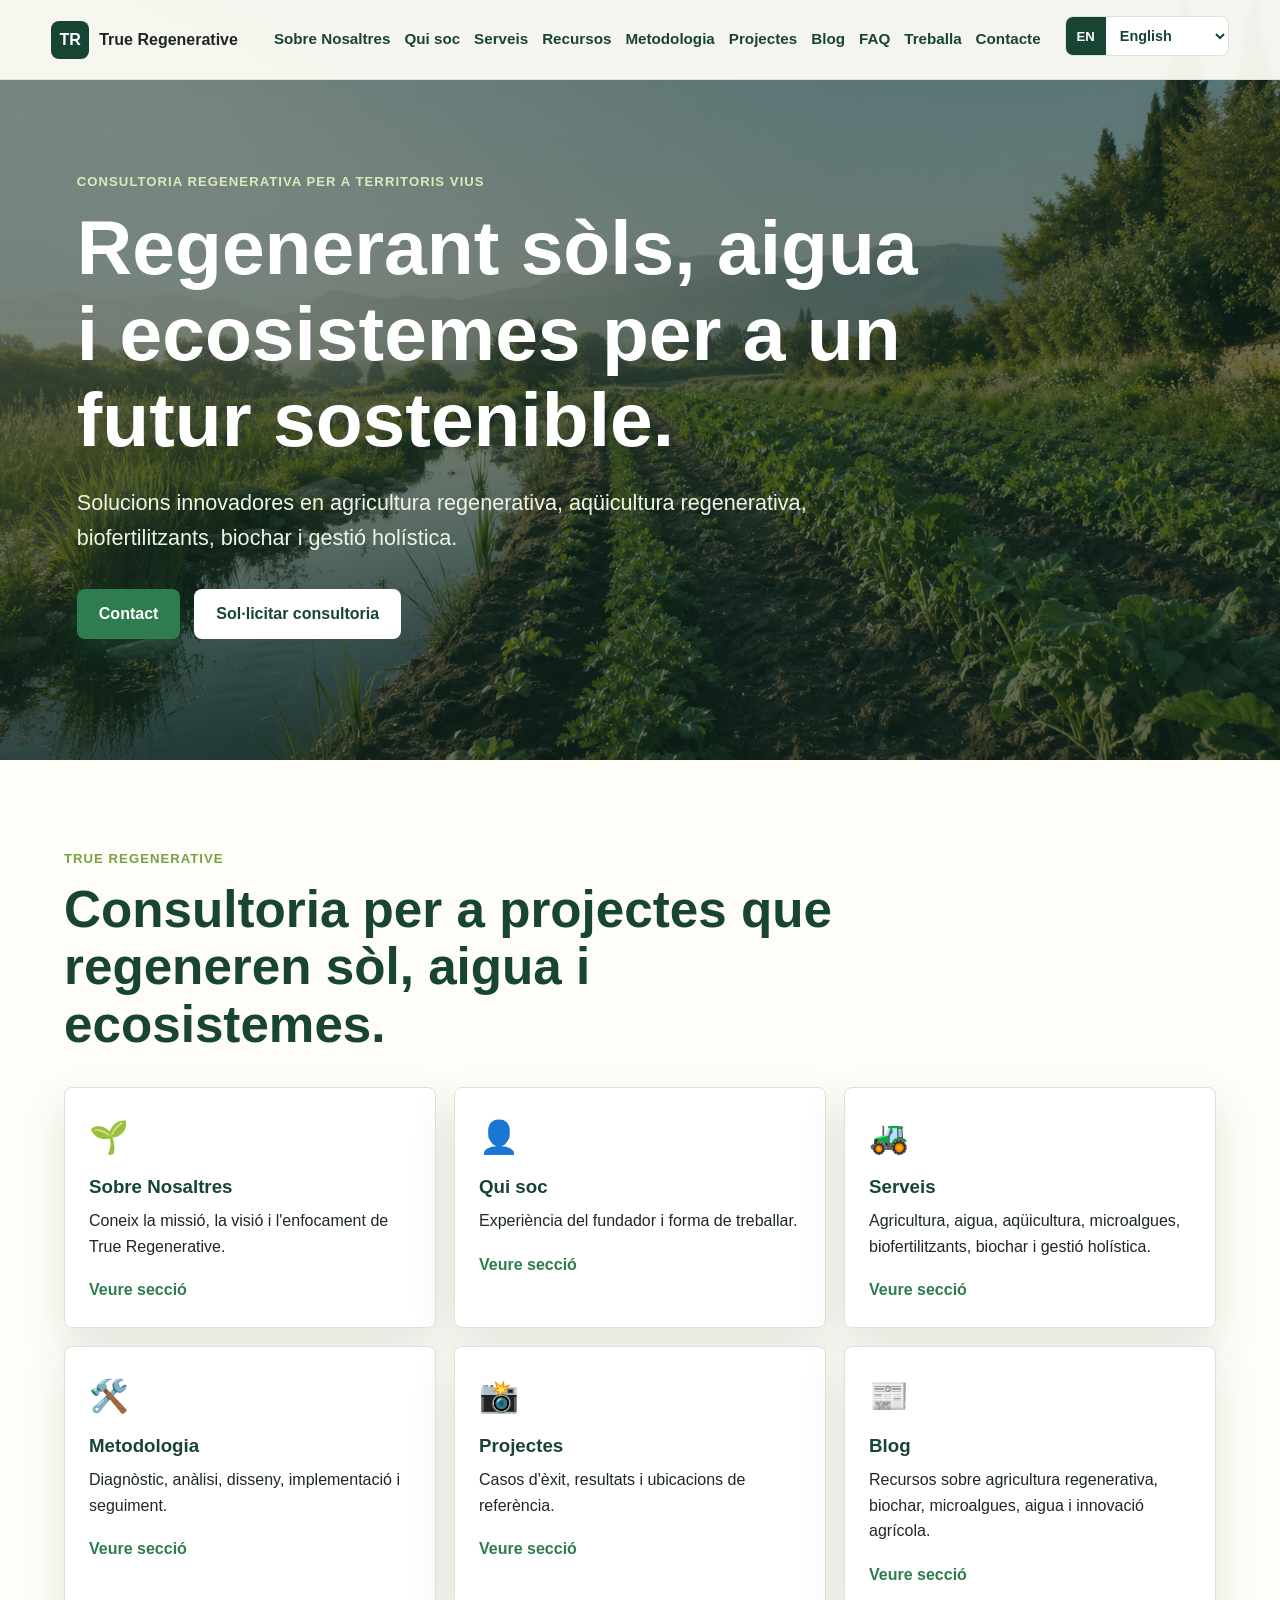
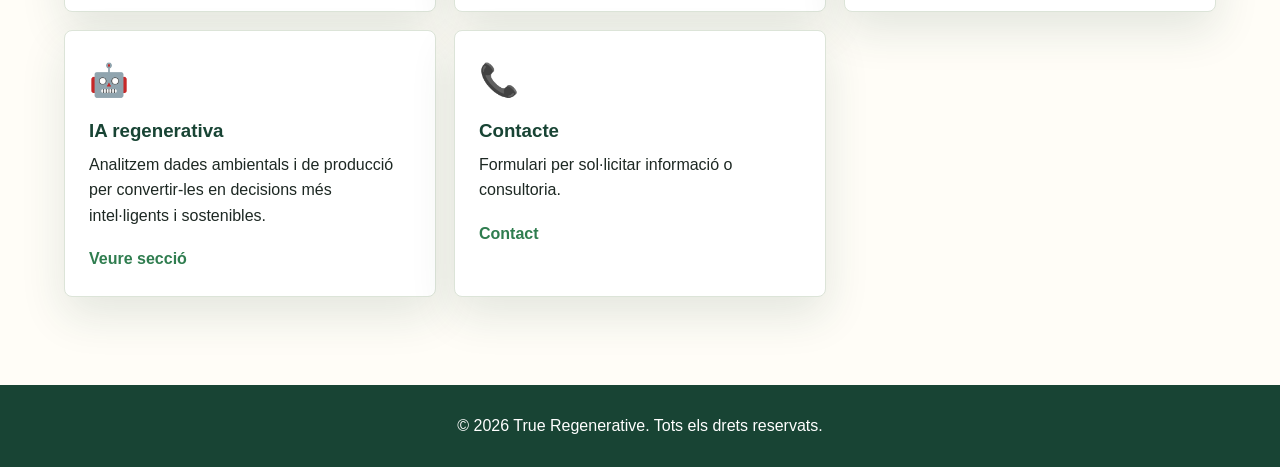
<file: index.html>
<!DOCTYPE html>
<html lang="ca">
<head>
    <meta charset="UTF-8">
    <meta name="viewport" content="width=device-width, initial-scale=1.0">
    <meta name="description" content="True Regenerative ofereix consultoria en agricultura regenerativa, aqüicultura regenerativa, biofertilitzants, biochar, microalgues, aigua i gestió holística.">
    <title>True Regenerative | Agricultura i ecosistemes regeneratius</title>
    <link rel="stylesheet" href="css/styles.css">
</head>
<body>
    <header class="site-header">
        <a class="brand" href="index.html" aria-label="True Regenerative">
            <span class="brand-mark">TR</span>
            <span>True Regenerative</span>
        </a>
        <button class="menu-toggle" type="button" aria-label="Obrir menú" aria-expanded="false">☰</button>
        <nav class="main-nav" aria-label="Menú principal">
            <a href="sobre-nosotros.html">Sobre Nosaltres</a>
            <a href="quien-soy.html">Qui soc</a>
            <a href="servicios.html">Serveis</a>
             <a href="recursos.html">Recursos</a>
            <a href="metodologia.html">Metodologia</a>
            <a href="proyectos.html">Projectes</a>
            <a href="blog.html">Blog</a>
            <a href="preguntas.html">FAQ</a>
            <a href="trabaja-con-nosotros.html">Treballa</a>
            <a href="contacto.html">Contacte</a>
        </nav>
    </header>

    <main>
        <section id="inicio" class="hero">
            <div class="hero-content">
                <p class="eyebrow">Consultoria regenerativa per a territoris vius</p>
                <h1>Regenerant sòls, aigua i ecosistemes per a un futur sostenible.</h1>
                <p class="hero-subtitle">Solucions innovadores en agricultura regenerativa, aqüicultura regenerativa, biofertilitzants, biochar i gestió holística.</p>
                <div class="hero-actions">
                    <a class="button primary" href="contacto.html">Contactar</a>
                    <a class="button secondary" href="contacto.html#consultoria">Sol·licitar consultoria</a>
                </div>
            </div>
        </section>

        <section class="section intro-links">
            <div class="section-heading">
                <p class="eyebrow">True Regenerative</p>
                <h2>Consultoria per a projectes que regeneren sòl, aigua i ecosistemes.</h2>
            </div>
            <div class="services-grid">
                <article class="service-card">
                    <span class="icon">🌱</span>
                    <h3>Sobre Nosaltres</h3>
                    <p>Coneix la missió, la visió i l'enfocament de True Regenerative.</p>
                    <a class="text-link" href="sobre-nosotros.html">Veure secció</a>
                </article>
                <article class="service-card">
                    <span class="icon">👤</span>
                    <h3>Qui soc</h3>
                    <p>Experiència del fundador i forma de treballar.</p>
                    <a class="text-link" href="quien-soy.html">Veure secció</a>
                </article>
                <article class="service-card">
                    <span class="icon">🚜</span>
                    <h3>Serveis</h3>
                    <p>Agricultura, aigua, aqüicultura, microalgues, biofertilitzants, biochar i gestió holística.</p>
                    <a class="text-link" href="servicios.html">Veure secció</a>
                </article>
                <article class="service-card">
                    <span class="icon">🛠️</span>
                    <h3>Metodologia</h3>
                    <p>Diagnòstic, anàlisi, disseny, implementació i seguiment.</p>
                    <a class="text-link" href="metodologia.html">Veure secció</a>
                </article>
                <article class="service-card">
                    <span class="icon">📸</span>
                    <h3>Projectes</h3>
                    <p>Casos d'èxit, resultats i ubicacions de referència.</p>
                    <a class="text-link" href="proyectos.html">Veure secció</a>
                </article>
                <article class="service-card">
                    <span class="icon">📰</span>
                    <h3>Blog</h3>
                    <p>Recursos sobre agricultura regenerativa, biochar, microalgues, aigua i innovació agrícola.</p>
                    <a class="text-link" href="blog.html">Veure secció</a>
                </article>
                <article class="service-card">
                    <span class="icon">🤖</span>
                    <h3>IA regenerativa</h3>
                    <p>Analitzem dades ambientals i de producció per convertir-les en decisions més intel·ligents i sostenibles.</p>
                    <a class="text-link" href="servicios.html">Veure secció</a>
                </article>
                <article class="service-card">
                    <span class="icon">📞</span>
                    <h3>Contacte</h3>
                    <p>Formulari per sol·licitar informació o consultoria.</p>
                    <a class="text-link" href="contacto.html">Contactar</a>
                </article>
            </div>
        </section>
    </main>

    <footer class="site-footer">
        <p>&copy; 2026 True Regenerative. Tots els drets reservats.</p>
    </footer>

    <script src="js/main.js"></script>
    <script src="js/i18n.js"></script>
</body>
</html>
</file>
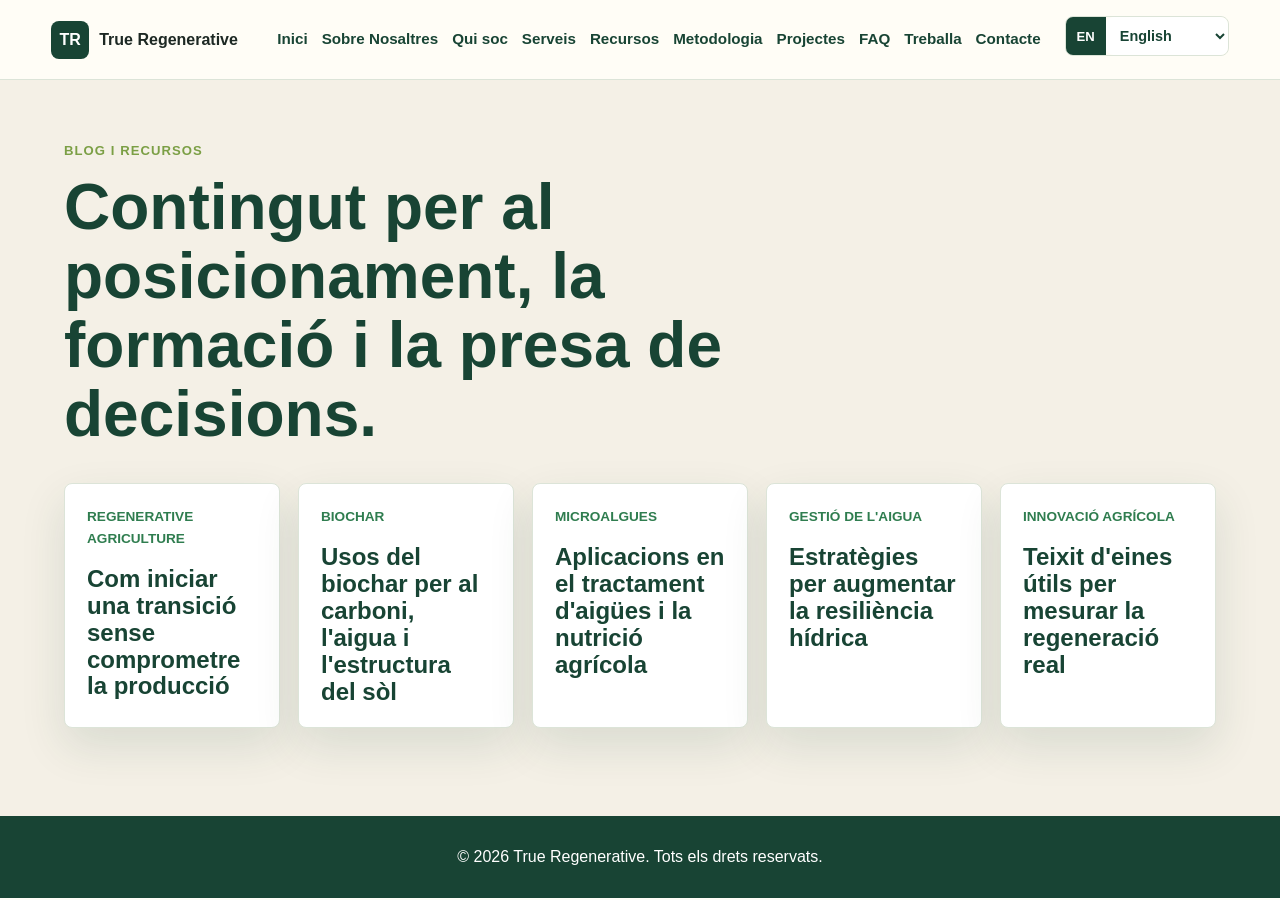
<file: blog.html>
<!DOCTYPE html>
<html lang="ca">
<head>
    <meta charset="UTF-8">
    <meta name="viewport" content="width=device-width, initial-scale=1.0">
    <meta name="description" content="Blog i recursos de True Regenerative sobre agricultura regenerativa, biochar, microalgues, gestió de l'aigua i innovació agrícola.">
    <title>Blog | True Regenerative</title>
    <link rel="stylesheet" href="css/styles.css">
</head>
<body>
    <header class="site-header">
        <a class="brand" href="index.html" aria-label="True Regenerative">
            <span class="brand-mark">TR</span>
            <span>True Regenerative</span>
        </a>
        <button class="menu-toggle" type="button" aria-label="Obrir menú" aria-expanded="false">☰</button>
        <nav class="main-nav" aria-label="Menú principal">
            <a href="index.html">Inici</a>
            <a href="sobre-nosotros.html">Sobre Nosaltres</a>
            <a href="quien-soy.html">Qui soc</a>
            <a href="servicios.html">Serveis</a>
             <a href="recursos.html">Recursos</a>
            <a href="metodologia.html">Metodologia</a>
            <a href="proyectos.html">Projectes</a>
            <a href="preguntas.html">FAQ</a>
            <a href="trabaja-con-nosotros.html">Treballa</a>
            <a href="contacto.html">Contacte</a>
        </nav>
    </header>

    <main>
        <section class="section page-section blog-section">
            <div class="section-heading">
                <p class="eyebrow">Blog i recursos</p>
                <h1>Contingut per al posicionament, la formació i la presa de decisions.</h1>
            </div>
            <div class="blog-grid">
                <article><p>Agricultura regenerativa</p><h2>Com iniciar una transició sense comprometre la producció</h2></article>
                <article><p>Biochar</p><h2>Usos del biochar per al carboni, l'aigua i l'estructura del sòl</h2></article>
                <article><p>Microalgues</p><h2>Aplicacions en el tractament d'aigües i la nutrició agrícola</h2></article>
                <article><p>Gestió de l'aigua</p><h2>Estratègies per augmentar la resiliència hídrica</h2></article>
                <article><p>Innovació agrícola</p><h2>Teixit d'eines útils per mesurar la regeneració real</h2></article>
            </div>
        </section>
    </main>

    <footer class="site-footer">
        <p>&copy; 2026 True Regenerative. Tots els drets reservats.</p>
    </footer>

    <script src="js/main.js"></script>
    <script src="js/i18n.js"></script>
</body>
</html>
</file>
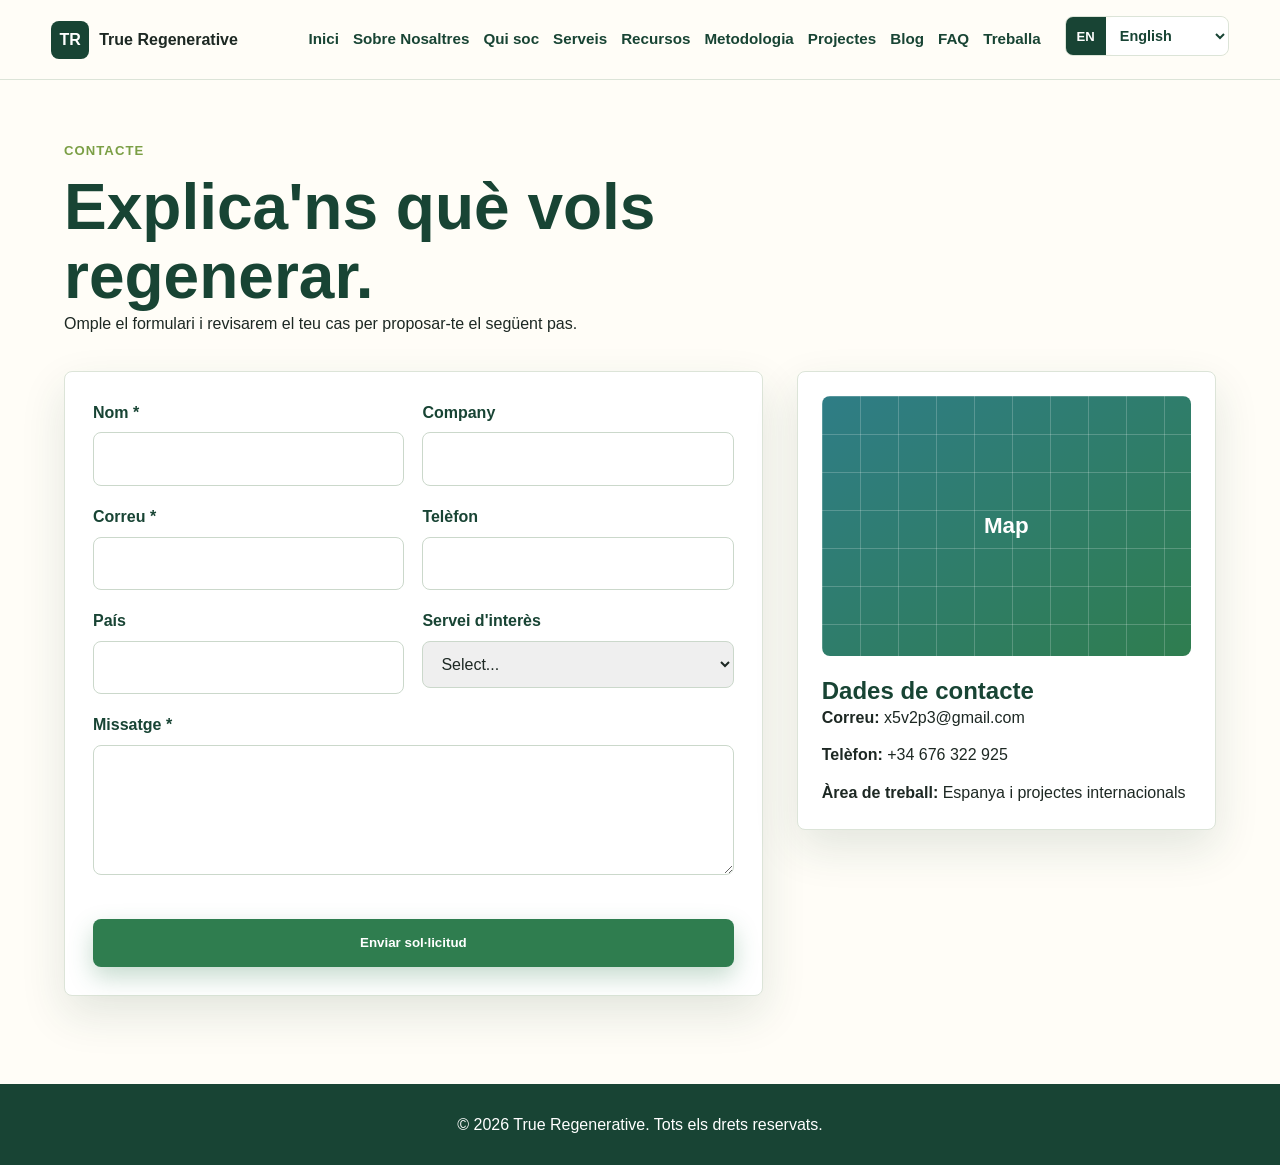
<file: contacto.html>
<!DOCTYPE html>
<html lang="ca">
<head>
    <meta charset="UTF-8">
    <meta name="viewport" content="width=device-width, initial-scale=1.0">
    <meta name="description" content="Contacta amb True Regenerative per sol·licitar consultoria en agricultura regenerativa, aigua, aqüicultura, microalgues, biofertilitzants, biochar i gestió holística.">
    <title>Contacte | True Regenerative</title>
    <link rel="stylesheet" href="css/styles.css">
</head>
<body>
    <header class="site-header">
        <a class="brand" href="index.html" aria-label="True Regenerative">
            <span class="brand-mark">TR</span>
            <span>True Regenerative</span>
        </a>
        <button class="menu-toggle" type="button" aria-label="Obrir menú" aria-expanded="false">☰</button>
        <nav class="main-nav" aria-label="Menú principal">
            <a href="index.html">Inici</a>
            <a href="sobre-nosotros.html">Sobre Nosaltres</a>
            <a href="quien-soy.html">Qui soc</a>
            <a href="servicios.html">Serveis</a>
             <a href="recursos.html">Recursos</a>
            <a href="metodologia.html">Metodologia</a>
            <a href="proyectos.html">Projectes</a>
            <a href="blog.html">Blog</a>
            <a href="preguntas.html">FAQ</a>
            <a href="trabaja-con-nosotros.html">Treballa</a>
        </nav>
    </header>

    <main>
        <section id="consultoria" class="section page-section">
            <div class="section-heading">
                <p class="eyebrow">Contacte</p>
                <h1>Explica'ns què vols regenerar.</h1>
                <p>Omple el formulari i revisarem el teu cas per proposar-te el següent pas.</p>
            </div>

            <div class="contact-grid">
                <form class="contact-form" action="procesar_consultoria.php" method="POST">
                    <div class="form-row">
                        <label for="nombre">Nom *</label>
                        <input id="nombre" type="text" name="nombre" required>
                    </div>

                    <div class="form-row">
                        <label for="empresa">Empresa</label>
                        <input id="empresa" type="text" name="empresa">
                    </div>

                    <div class="form-row">
                        <label for="email">Correu *</label>
                        <input id="email" type="email" name="email" required>
                    </div>

                    <div class="form-row">
                        <label for="telefono">Telèfon</label>
                        <input id="telefono" type="tel" name="telefono">
                    </div>

                    <div class="form-row">
                        <label for="pais">País</label>
                        <input id="pais" type="text" name="pais">
                    </div>

                    <div class="form-row">
                        <label for="tipo_proyecto">Servei d'interès</label>
                        <select id="tipo_proyecto" name="tipo_proyecto">
                            <option value="">Seleccionar...</option>
                            <option>Agricultura regenerativa</option>
                            <option>Gestió de l'aigua</option>
                            <option>Aqüicultura regenerativa</option>
                            <option>Microalgues</option>
                            <option>Biofertilitzants</option>
                            <option>Biochar</option>
                            <option>Gestió holística</option>
                        </select>
                    </div>

                    <div class="form-row full">
                        <label for="descripcion">Missatge *</label>
                        <textarea id="descripcion" name="descripcion" required></textarea>
                    </div>

                    <p class="form-note" aria-live="polite"></p>
                    <button class="button primary full" type="submit">Enviar sol·licitud</button>
                </form>

                <aside class="contact-info">
                    <div class="map-placeholder" role="img" aria-label="Mapa de la ubicació de True Regenerative">
                        <span>Mapa</span>
                    </div>
                    <h2>Dades de contacte</h2>
                    <p><strong>Correu:</strong> x5v2p3@gmail.com</p>
                    <p><strong>Telèfon:</strong> +34 676 322 925</p>
                    <p><strong>Àrea de treball:</strong> Espanya i projectes internacionals</p>
                </aside>
            </div>
        </section>
    </main>

    <footer class="site-footer">
        <p>&copy; 2026 True Regenerative. Tots els drets reservats.</p>
    </footer>

    <script src="js/main.js"></script>
    <script src="js/i18n.js"></script>
</body>
</html>
</file>
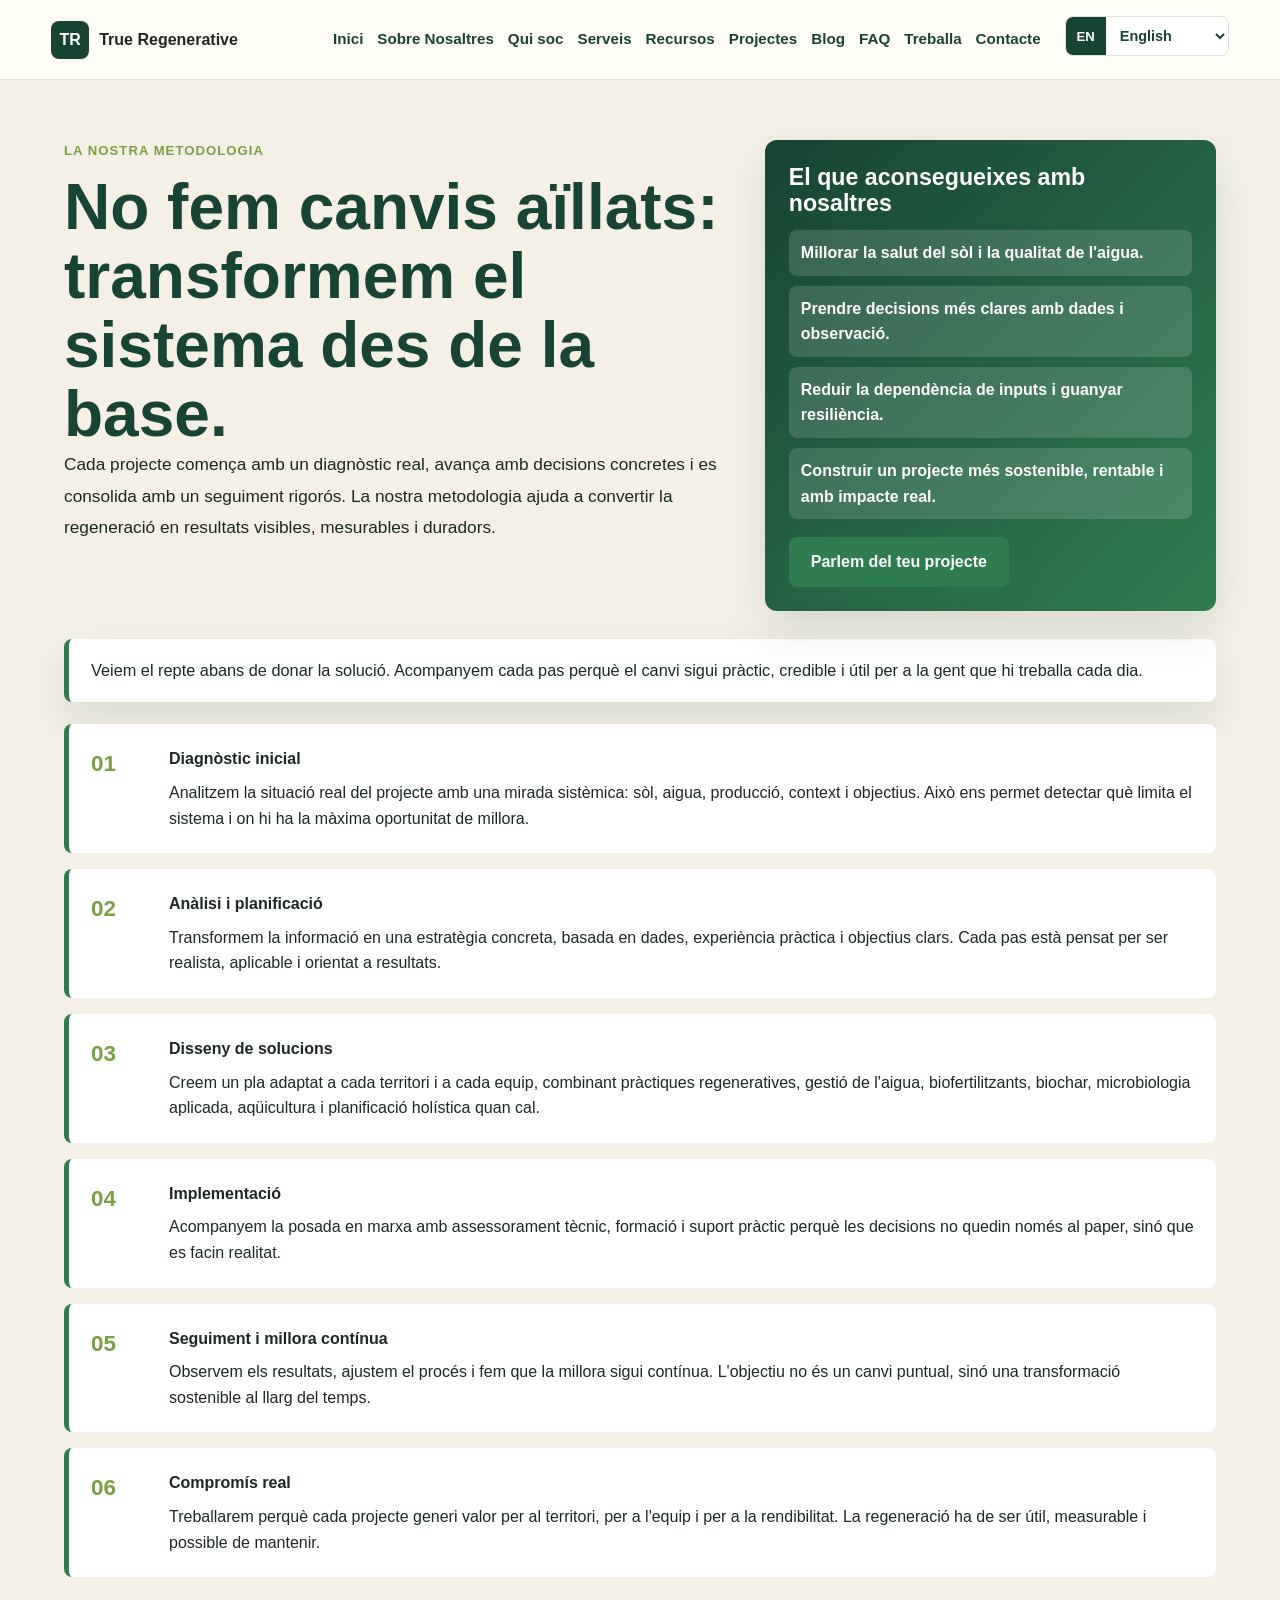
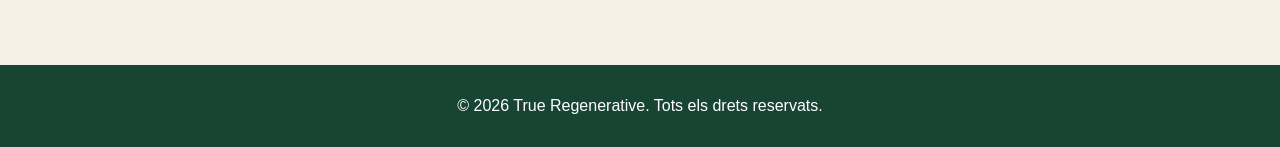
<file: metodologia.html>
<!DOCTYPE html>
<html lang="ca">
<head>
    <meta charset="UTF-8">
    <meta name="viewport" content="width=device-width, initial-scale=1.0">
    <meta name="description" content="Metodologia de True Regenerative: diagnòstic, anàlisi de sòl i aigua, disseny de solucions, implementació i seguiment.">
    <title>Metodologia | True Regenerative</title>
    <link rel="stylesheet" href="css/styles.css">
</head>
<body>
    <header class="site-header">
        <a class="brand" href="index.html" aria-label="True Regenerative">
            <span class="brand-mark">TR</span>
            <span>True Regenerative</span>
        </a>
        <button class="menu-toggle" type="button" aria-label="Obrir menú" aria-expanded="false">☰</button>
        <nav class="main-nav" aria-label="Menú principal">
            <a href="index.html">Inici</a>
            <a href="sobre-nosotros.html">Sobre Nosaltres</a>
            <a href="quien-soy.html">Qui soc</a>
            <a href="servicios.html">Serveis</a>
             <a href="recursos.html">Recursos</a>
            <a href="proyectos.html">Projectes</a>
            <a href="blog.html">Blog</a>
            <a href="preguntas.html">FAQ</a>
            <a href="trabaja-con-nosotros.html">Treballa</a>
            <a href="contacto.html">Contacte</a>
        </nav>
    </header>

    <main>
        <section class="section page-section method-section">
            <div class="method-hero">
                <div class="section-heading">
                    <p class="eyebrow">La nostra metodologia</p>
                    <h1>No fem canvis aïllats: transformem el sistema des de la base.</h1>
                    <p class="method-intro">Cada projecte comença amb un diagnòstic real, avança amb decisions concretes i es consolida amb un seguiment rigorós. La nostra metodologia ajuda a convertir la regeneració en resultats visibles, mesurables i duradors.</p>
                </div>
                <div class="method-highlight">
                    <h2>El que aconsegueixes amb nosaltres</h2>
                    <ul class="method-points">
                        <li>Millorar la salut del sòl i la qualitat de l'aigua.</li>
                        <li>Prendre decisions més clares amb dades i observació.</li>
                        <li>Reduir la dependència de inputs i guanyar resiliència.</li>
                        <li>Construir un projecte més sostenible, rentable i amb impacte real.</li>
                    </ul>
                    <a class="button primary" href="contacto.html">Parlem del teu projecte</a>
                </div>
            </div>

            <div class="method-callout">
                <p>Veiem el repte abans de donar la solució. Acompanyem cada pas perquè el canvi sigui pràctic, credible i útil per a la gent que hi treballa cada dia.</p>
            </div>

            <ol class="timeline">
                <li><span>01</span><strong>Diagnòstic inicial</strong><p>Analitzem la situació real del projecte amb una mirada sistèmica: sòl, aigua, producció, context i objectius. Això ens permet detectar què limita el sistema i on hi ha la màxima oportunitat de millora.</p></li>
                <li><span>02</span><strong>Anàlisi i planificació</strong><p>Transformem la informació en una estratègia concreta, basada en dades, experiència pràctica i objectius clars. Cada pas està pensat per ser realista, aplicable i orientat a resultats.</p></li>
                <li><span>03</span><strong>Disseny de solucions</strong><p>Creem un pla adaptat a cada territori i a cada equip, combinant pràctiques regeneratives, gestió de l'aigua, biofertilitzants, biochar, microbiologia aplicada, aqüicultura i planificació holística quan cal.</p></li>
                <li><span>04</span><strong>Implementació</strong><p>Acompanyem la posada en marxa amb assessorament tècnic, formació i suport pràctic perquè les decisions no quedin només al paper, sinó que es facin realitat.</p></li>
                <li><span>05</span><strong>Seguiment i millora contínua</strong><p>Observem els resultats, ajustem el procés i fem que la millora sigui contínua. L'objectiu no és un canvi puntual, sinó una transformació sostenible al llarg del temps.</p></li>
                <li><span>06</span><strong>Compromís real</strong><p>Treballarem perquè cada projecte generi valor per al territori, per a l'equip i per a la rendibilitat. La regeneració ha de ser útil, measurable i possible de mantenir.</p></li>
            </ol>
        </section>
    </main>

    <footer class="site-footer">
        <p>&copy; 2026 True Regenerative. Tots els drets reservats.</p>
    </footer>

    <script src="js/main.js"></script>
    <script src="js/i18n.js"></script>
</body>
</html>
</file>
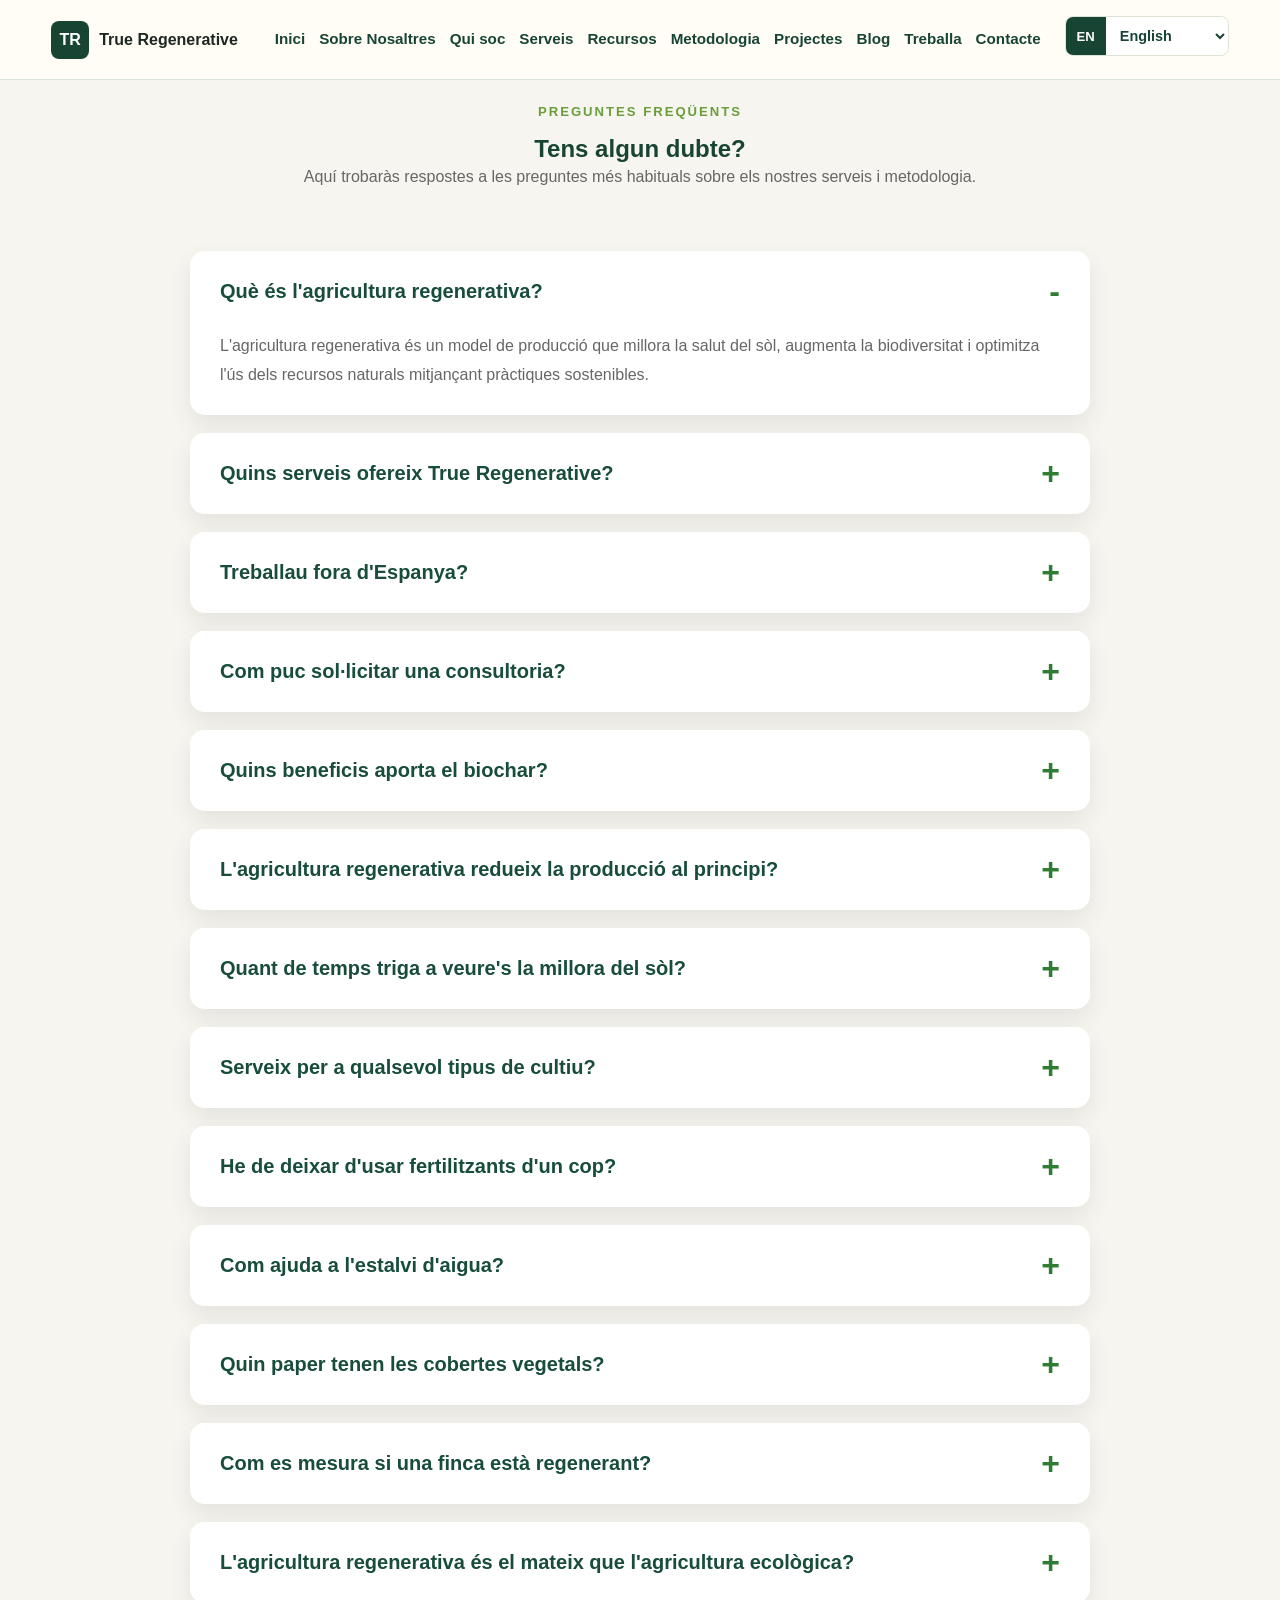
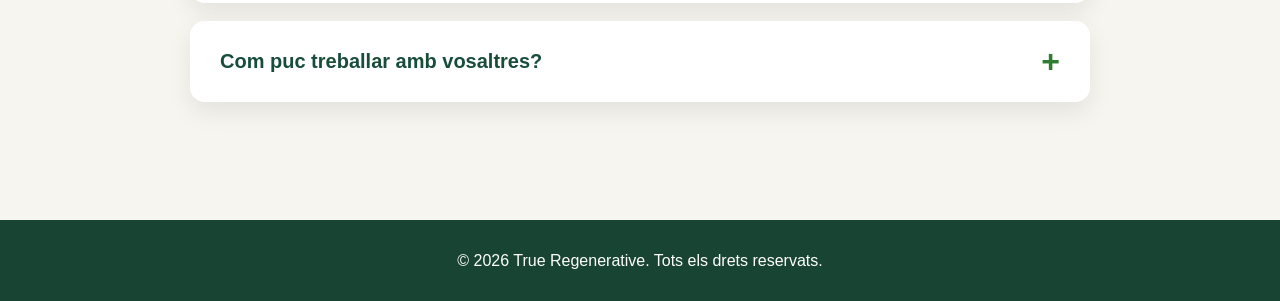
<file: preguntas.html>
<!DOCTYPE html>
<html lang="ca">
<head>
    <meta charset="UTF-8">
    <meta name="viewport" content="width=device-width, initial-scale=1.0">
    <meta name="description" content="Preguntes freqüents de True Regenerative sobre agricultura regenerativa, serveis, biochar, consultoria i candidatures.">
    <title>Preguntes freqüents | True Regenerative</title>
    <link rel="stylesheet" href="css/styles.css">
</head>
<body>
    <header class="site-header">
        <a class="brand" href="index.html" aria-label="True Regenerative">
            <span class="brand-mark">TR</span>
            <span>True Regenerative</span>
        </a>
        <button class="menu-toggle" type="button" aria-label="Obrir menú" aria-expanded="false">☰</button>
        <nav class="main-nav" aria-label="Menú principal">
            <a href="index.html">Inici</a>
            <a href="sobre-nosotros.html">Sobre Nosaltres</a>
            <a href="quien-soy.html">Qui soc</a>
            <a href="servicios.html">Serveis</a>
             <a href="recursos.html">Recursos</a>
            <a href="metodologia.html">Metodologia</a>
            <a href="proyectos.html">Projectes</a>
            <a href="blog.html">Blog</a>
            <a href="trabaja-con-nosotros.html">Treballa</a>
            <a href="contacto.html">Contacte</a>
        </nav>
    </header>

    <main>
        <section class="faq-section page-section">
            <div class="faq-header">
                <p class="eyebrow">Preguntes freqüents</p>
                <h1>Tens algun dubte?</h1>
                <p>Aquí trobaràs respostes a les preguntes més habituals sobre els nostres serveis i metodologia.</p>
            </div>

            <div class="faq">
                <div class="faq-item active">
                    <button class="faq-question">
                        Què és l'agricultura regenerativa?
                        <span>-</span>
                    </button>
                    <div class="faq-answer">
                        <p>L'agricultura regenerativa és un model de producció que millora la salut del sòl, augmenta la biodiversitat i optimitza l'ús dels recursos naturals mitjançant pràctiques sostenibles.</p>
                    </div>
                </div>

                <div class="faq-item">
                    <button class="faq-question">
                        Quins serveis ofereix True Regenerative?
                        <span>+</span>
                    </button>
                    <div class="faq-answer">
                        <p>Oferim consultoria en agricultura regenerativa, gestió de l'aigua, biochar, biofertilitzants, aqüicultura regenerativa, anàlisi de sòl i planificació holística.</p>
                    </div>
                </div>

                <div class="faq-item">
                    <button class="faq-question">
                        Treballau fora d'Espanya?
                        <span>+</span>
                    </button>
                    <div class="faq-answer">
                        <p>Sí. Col·laborem en projectes nacionals i internacionals, adaptant-nos a les necessitats de cada client.</p>
                    </div>
                </div>

                <div class="faq-item">
                    <button class="faq-question">
                        Com puc sol·licitar una consultoria?
                        <span>+</span>
                    </button>
                    <div class="faq-answer">
                        <p>Emplena el formulari de consultoria a la pàgina de contacte indicant el teu projecte. Analitzarem el teu cas i ens posarem en contacte amb tu.</p>
                    </div>
                </div>

                <div class="faq-item">
                    <button class="faq-question">
                        Quins beneficis aporta el biochar?
                        <span>+</span>
                    </button>
                    <div class="faq-answer">
                        <p>El biochar millora l'estructura del sòl, augmenta la retenció d'aigua, afavoreix l'activitat biològica i contribueix a la captura de carboni.</p>
                    </div>
                </div>

                <div class="faq-item">
                    <button class="faq-question">
                        L'agricultura regenerativa redueix la producció al principi?
                        <span>+</span>
                    </button>
                    <div class="faq-answer">
                        <p>No té per què. La transició s'ha de fer de manera gradual, amb diagnòstic previ, proves en parcel·les concretes i seguiment tècnic per protegir la productivitat mentre millora el sòl.</p>
                    </div>
                </div>

                <div class="faq-item">
                    <button class="faq-question">
                        Quant de temps triga a veure's la millora del sòl?
                        <span>+</span>
                    </button>
                    <div class="faq-answer">
                        <p>Alguns canvis, com una millor infiltració d'aigua o una major activitat biològica, es poden observar durant la primera campanya. La millora estable de matèria orgànica, estructura i fertilitat sol requerir diverses temporades.</p>
                    </div>
                </div>

                <div class="faq-item">
                    <button class="faq-question">
                        Serveix per a qualsevol tipus de cultiu?
                        <span>+</span>
                    </button>
                    <div class="faq-answer">
                        <p>Sí, però no s'aplica igual en tots els casos. Un cultiu llenyós, una horta, cereal, pastura o hivernacle necessiten estratègies diferents de cobertura vegetal, maneig del sòl, aigua i nutrició.</p>
                    </div>
                </div>

                <div class="faq-item">
                    <button class="faq-question">
                        He de deixar d'usar fertilitzants d'un cop?
                        <span>+</span>
                    </button>
                    <div class="faq-answer">
                        <p>No recomanem canvis bruscos sense dades. El habitual és optimitzar la fertilització, incorporar biofertilitzants o compost, mesurar resultats i reduir inputs externs de manera progressiva quan el sistema respon.</p>
                    </div>
                </div>

                <div class="faq-item">
                    <button class="faq-question">
                        Com ajuda a l'estalvi d'aigua?
                        <span>+</span>
                    </button>
                    <div class="faq-answer">
                        <p>Un sòl amb millor estructura, més matèria orgànica i més vida microbiana infiltra i reté millor l'aigua. Això redueix l'escorrentia, millora la resiliència davant de sequeres i pot fer més eficient el reg.</p>
                    </div>
                </div>

                <div class="faq-item">
                    <button class="faq-question">
                        Quin paper tenen les cobertes vegetals?
                        <span>+</span>
                    </button>
                    <div class="faq-answer">
                        <p>Les cobertes protegeixen el sòl de l'erosió, alimenten la microbiologia, milloren la infiltració i poden afavorir la biodiversitat útil. El seu maneig s'ha d'adaptar al clima, cultiu, disponibilitat d'aigua i maquinària.</p>
                    </div>
                </div>

                <div class="faq-item">
                    <button class="faq-question">
                        Com es mesura si una finca està regenerant?
                        <span>+</span>
                    </button>
                    <div class="faq-answer">
                        <p>Es mesura combinant indicadors: matèria orgànica, compactació, infiltració, activitat biològica, biodiversitat, consum d'inputs, rendiment, qualitat del cultiu i rendibilitat. El més important és comparar dades al llarg del temps.</p>
                    </div>
                </div>

                <div class="faq-item">
                    <button class="faq-question">
                        L'agricultura regenerativa és el mateix que l'agricultura ecològica?
                        <span>+</span>
                    </button>
                    <div class="faq-answer">
                        <p>No exactament. L'agricultura ecològica es basa en una normativa de producció. La regenerativa se centra a millorar funcions de l'ecosistema: sòl viu, aigua, biodiversitat, carboni i resiliència productiva.</p>
                    </div>
                </div>

                <div class="faq-item">
                    <button class="faq-question">
                        Com puc treballar amb vosaltres?
                        <span>+</span>
                    </button>
                    <div class="faq-answer">
                        <p>Accedeix a la pàgina <a class="text-link" href="trabaja-con-nosotros.html">Treballa amb nosaltres</a> i envia'ns el teu currículum mitjançant el formulari de candidatura.</p>
                    </div>
                </div>
            </div>
        </section>
    </main>

    <footer class="site-footer">
        <p>&copy; 2026 True Regenerative. Tots els drets reservats.</p>
    </footer>

    <script src="js/main.js"></script>
    <script src="js/i18n.js"></script>
</body>
</html>
</file>
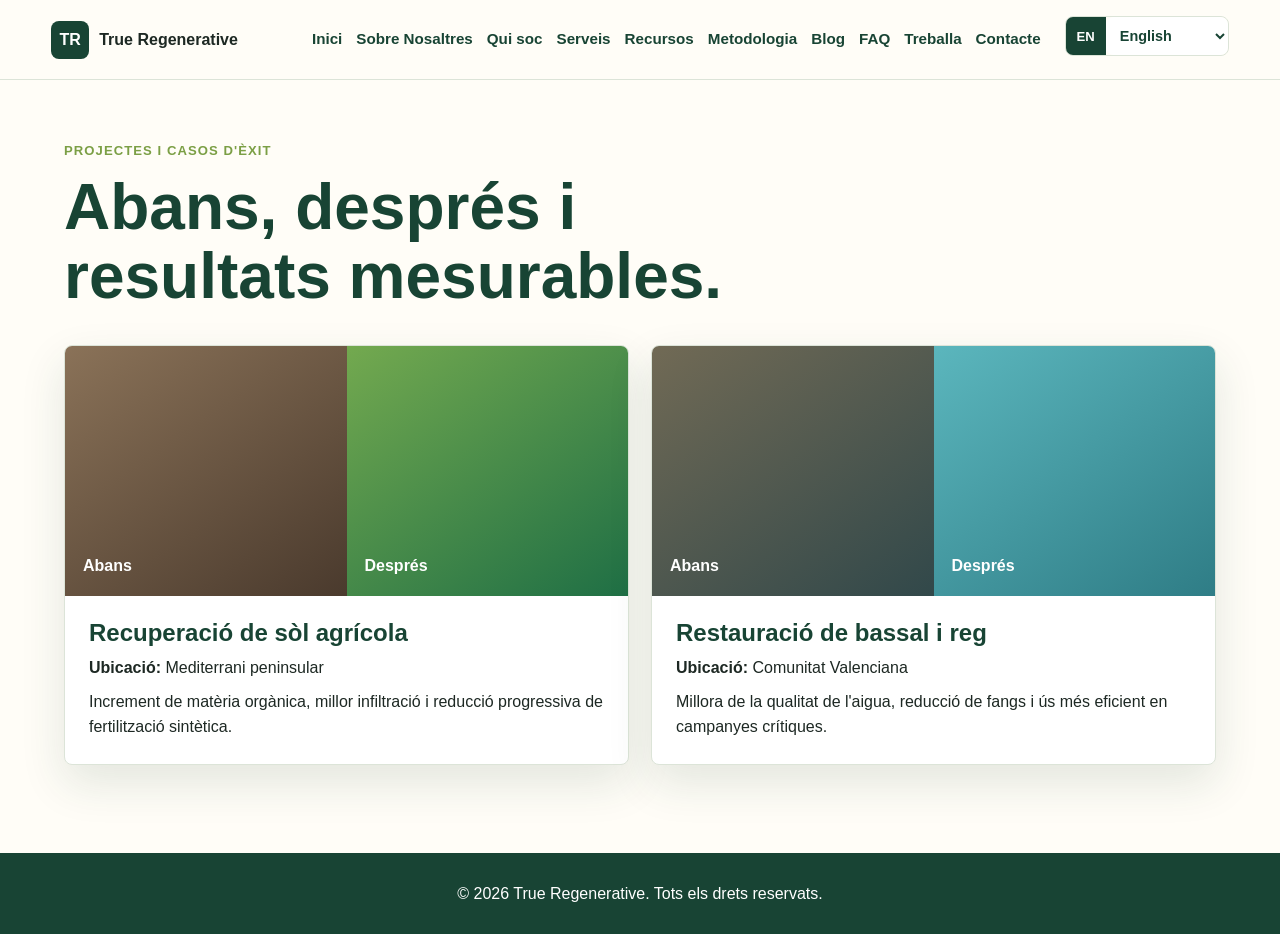
<file: proyectos.html>
<!DOCTYPE html>
<html lang="ca">
<head>
    <meta charset="UTF-8">
    <meta name="viewport" content="width=device-width, initial-scale=1.0">
    <meta name="description" content="Projectes i casos d'èxit de True Regenerative amb resultats, ubicacions i comparatives abans i després.">
    <title>Projectes | True Regenerative</title>
    <link rel="stylesheet" href="css/styles.css">
</head>
<body>
    <header class="site-header">
        <a class="brand" href="index.html" aria-label="True Regenerative">
            <span class="brand-mark">TR</span>
            <span>True Regenerative</span>
        </a>
        <button class="menu-toggle" type="button" aria-label="Obrir menú" aria-expanded="false">☰</button>
        <nav class="main-nav" aria-label="Menú principal">
            <a href="index.html">Inici</a>
            <a href="sobre-nosotros.html">Sobre Nosaltres</a>
            <a href="quien-soy.html">Qui soc</a>
            <a href="servicios.html">Serveis</a>
             <a href="recursos.html">Recursos</a>
            <a href="metodologia.html">Metodologia</a>
            <a href="blog.html">Blog</a>
            <a href="preguntas.html">FAQ</a>
            <a href="trabaja-con-nosotros.html">Treballa</a>
            <a href="contacto.html">Contacte</a>
        </nav>
    </header>

    <main>
        <section class="section page-section projects-section">
            <div class="section-heading">
                <p class="eyebrow">Projectes i casos d'èxit</p>
                <h1>Abans, després i resultats mesurables.</h1>
            </div>
            <div class="projects-grid">
                <article class="project-card">
                    <div class="before-after">
                        <div class="before">Abans</div>
                        <div class="after">Després</div>
                    </div>
                    <div class="project-body">
                        <h2>Recuperació de sòl agrícola</h2>
                        <p><strong>Ubicació:</strong> Mediterrani peninsular</p>
                        <p>Increment de matèria orgànica, millor infiltració i reducció progressiva de fertilització sintètica.</p>
                    </div>
                </article>
                <article class="project-card">
                    <div class="before-after water">
                        <div class="before">Abans</div>
                        <div class="after">Després</div>
                    </div>
                    <div class="project-body">
                        <h2>Restauració de bassal i reg</h2>
                        <p><strong>Ubicació:</strong> Comunitat Valenciana</p>
                        <p>Millora de la qualitat de l'aigua, reducció de fangs i ús més eficient en campanyes crítiques.</p>
                    </div>
                </article>
            </div>
        </section>
    </main>

    <footer class="site-footer">
        <p>&copy; 2026 True Regenerative. Tots els drets reservats.</p>
    </footer>

    <script src="js/main.js"></script>
    <script src="js/i18n.js"></script>
</body>
</html>
</file>
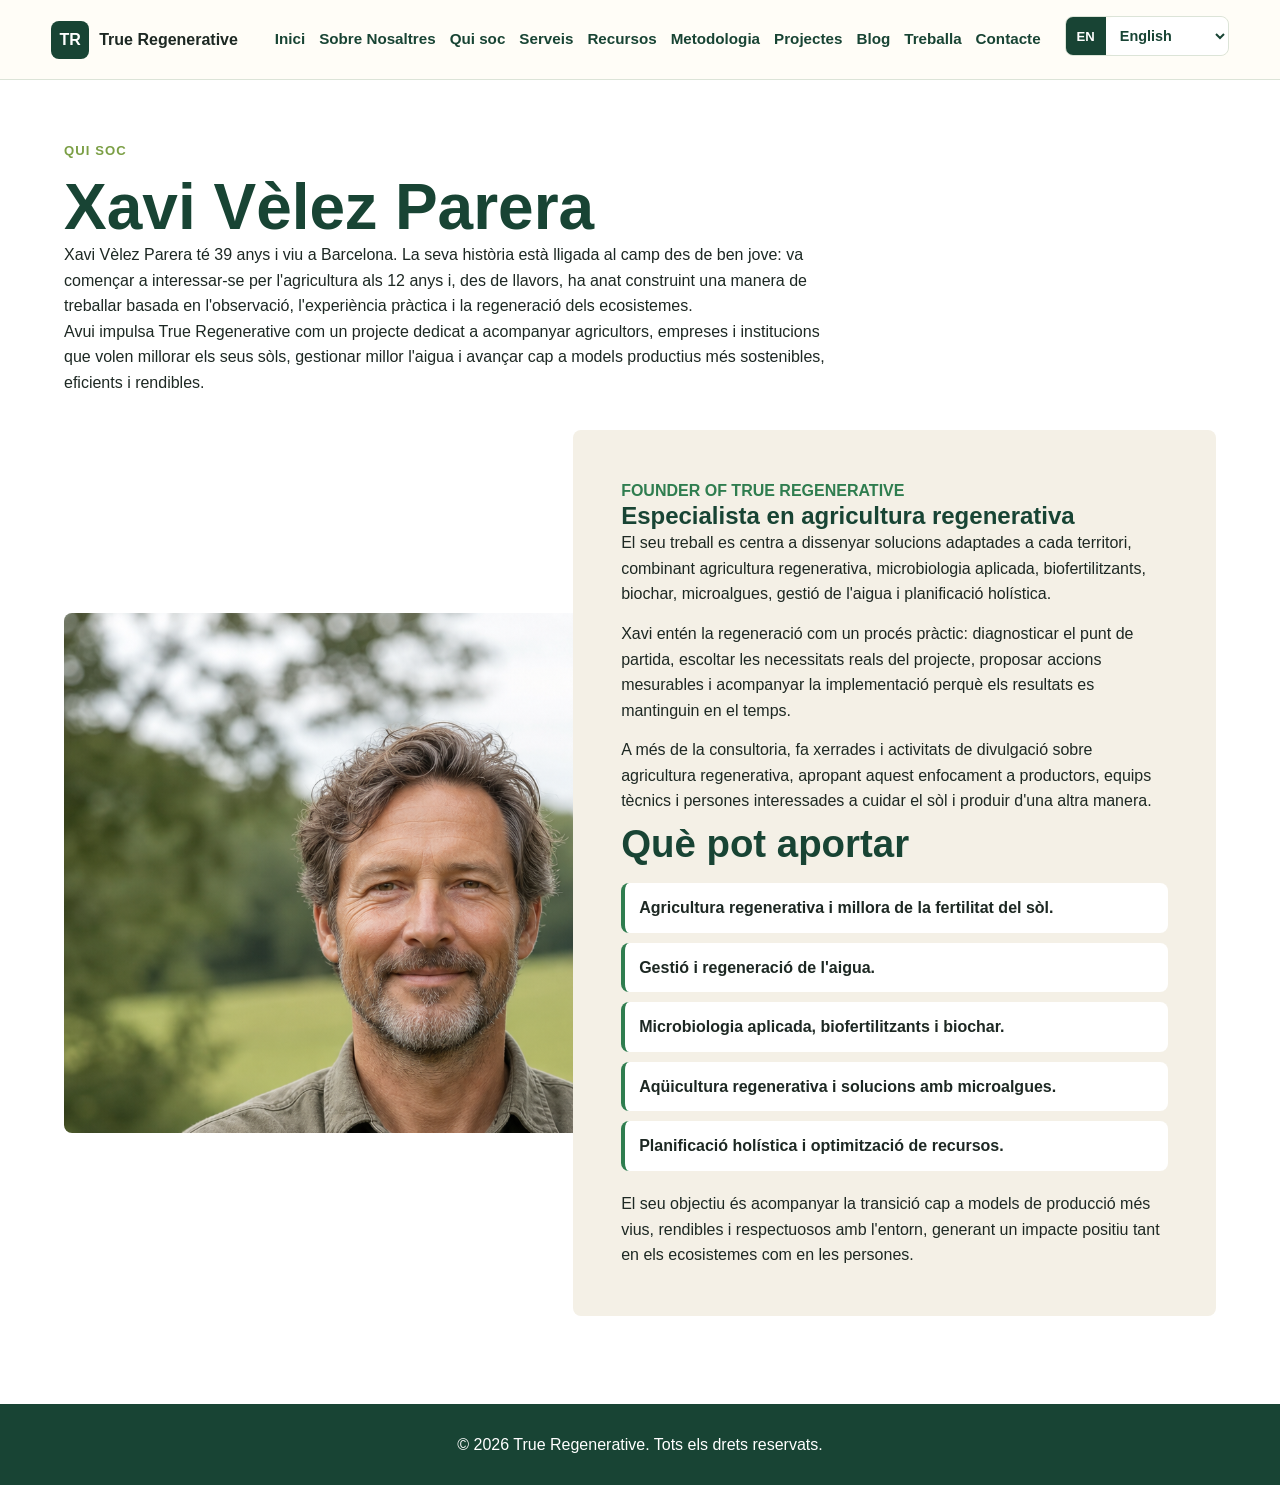
<file: quien-soy.html>
<!DOCTYPE html>
<html lang="ca">
<head>
    <meta charset="UTF-8">
    <meta name="viewport" content="width=device-width, initial-scale=1.0">
    <meta name="description" content="Qui soc: presentació de Xavi Vèlez Parera, fundador de True Regenerative i especialista en agricultura regenerativa.">
    <title>Qui soc | True Regenerative</title>
    <link rel="stylesheet" href="css/styles.css">
</head>
<body>
    <header class="site-header">
        <a class="brand" href="index.html" aria-label="True Regenerative">
            <span class="brand-mark">TR</span>
            <span>True Regenerative</span>
        </a>
        <button class="menu-toggle" type="button" aria-label="Obrir menú" aria-expanded="false">☰</button>
        <nav class="main-nav" aria-label="Menú principal">
            <a href="index.html">Inici</a>
            <a href="sobre-nosotros.html">Sobre Nosaltres</a>
            <a href="quien-soy.html">Qui soc</a>
            <a href="servicios.html">Serveis</a>
             <a href="recursos.html">Recursos</a>
            <a href="metodologia.html">Metodologia</a>
            <a href="proyectos.html">Projectes</a>
            <a href="blog.html">Blog</a>
            <a href="trabaja-con-nosotros.html">Treballa</a>
            <a href="contacto.html">Contacte</a>
        </nav>
    </header>

    <main>
        <section class="section page-section who-section">
            <div class="section-heading">
                <p class="eyebrow">Qui soc</p>
                <h1>Xavi Vèlez Parera</h1>
                <p>Xavi Vèlez Parera té 39 anys i viu a Barcelona. La seva història està lligada al camp des de ben jove: va començar a interessar-se per l'agricultura als 12 anys i, des de llavors, ha anat construint una manera de treballar basada en l'observació, l'experiència pràctica i la regeneració dels ecosistemes.</p>
                <p>Avui impulsa True Regenerative com un projecte dedicat a acompanyar agricultors, empreses i institucions que volen millorar els seus sòls, gestionar millor l'aigua i avançar cap a models productius més sostenibles, eficients i rendibles.</p>
            </div>

            <div class="who-grid">
                <div class="founder-photo large" role="img" aria-label="Foto professional de Xavi Vèlez Parera"></div>
                <div class="who-copy">
                    <p class="tag">Fundador de True Regenerative</p>
                    <h2>Especialista en agricultura regenerativa</h2>
                    <p>El seu treball es centra a dissenyar solucions adaptades a cada territori, combinant agricultura regenerativa, microbiologia aplicada, biofertilitzants, biochar, microalgues, gestió de l'aigua i planificació holística.</p>
                    <p>Xavi entén la regeneració com un procés pràctic: diagnosticar el punt de partida, escoltar les necessitats reals del projecte, proposar accions mesurables i acompanyar la implementació perquè els resultats es mantinguin en el temps.</p>
                    <p>A més de la consultoria, fa xerrades i activitats de divulgació sobre agricultura regenerativa, apropant aquest enfocament a productors, equips tècnics i persones interessades a cuidar el sòl i produir d'una altra manera.</p>

                    <h3>Què pot aportar</h3>
                    <ul class="expertise-list">
                        <li>Agricultura regenerativa i millora de la fertilitat del sòl.</li>
                        <li>Gestió i regeneració de l'aigua.</li>
                        <li>Microbiologia aplicada, biofertilitzants i biochar.</li>
                        <li>Aqüicultura regenerativa i solucions amb microalgues.</li>
                        <li>Planificació holística i optimització de recursos.</li>
                    </ul>

                    <p>El seu objectiu és acompanyar la transició cap a models de producció més vius, rendibles i respectuosos amb l'entorn, generant un impacte positiu tant en els ecosistemes com en les persones.</p>
                </div>
            </div>
        </section>
    </main>

    <footer class="site-footer">
        <p>&copy; 2026 True Regenerative. Tots els drets reservats.</p>
    </footer>

    <script src="js/main.js"></script>
    <script src="js/i18n.js"></script>
</body>
</html>
</file>
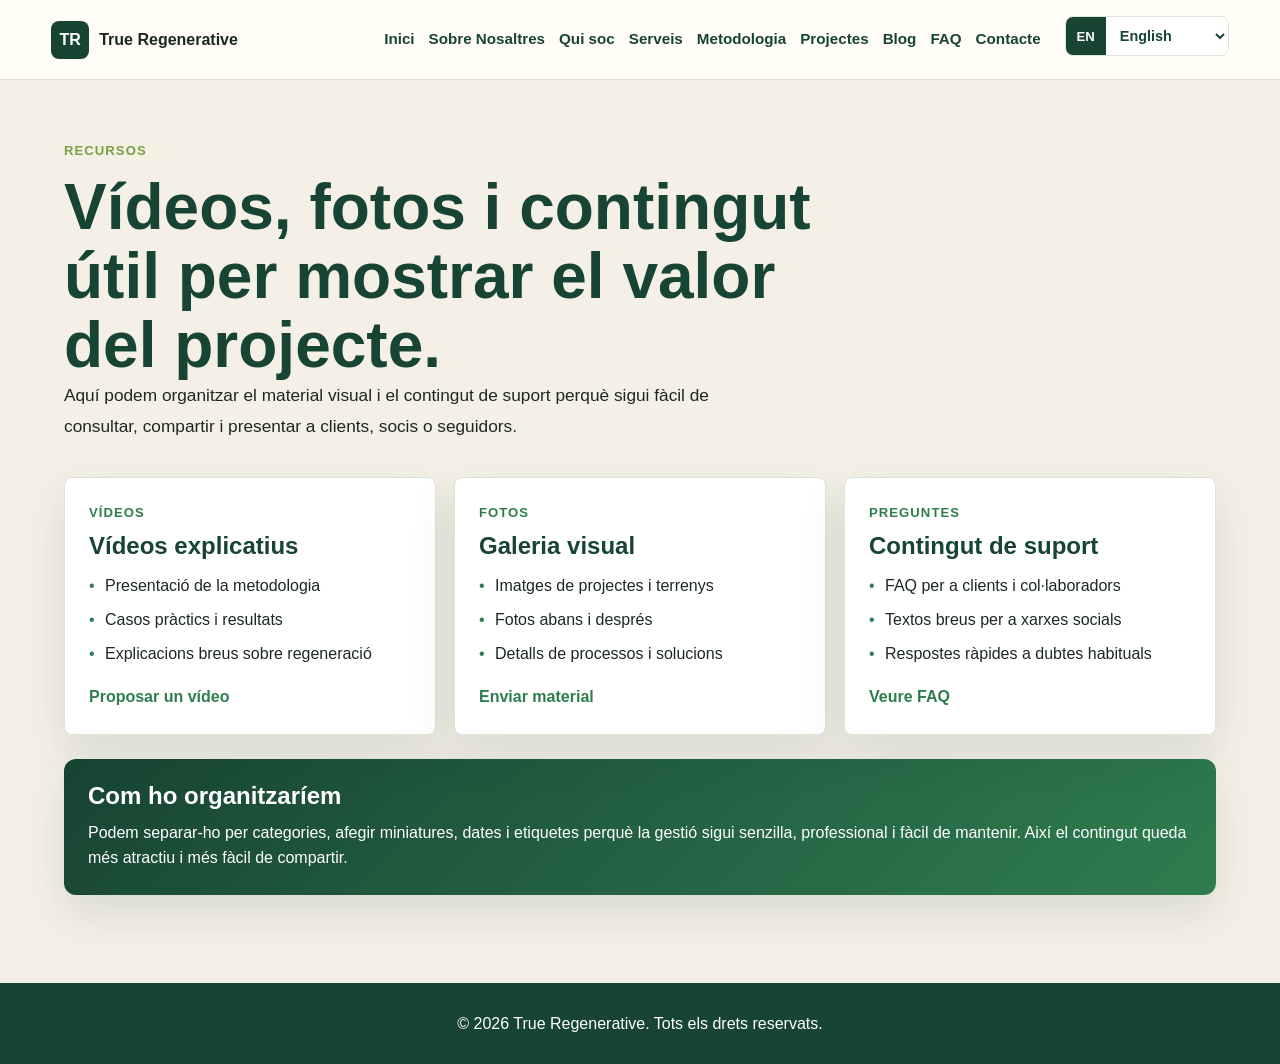
<file: recursos.html>
<!DOCTYPE html>
<html lang="ca">
<head>
    <meta charset="UTF-8">
    <meta name="viewport" content="width=device-width, initial-scale=1.0">
    <meta name="description" content="Recursos de True Regenerative amb vídeos, fotos i contingut útil per a clients, col·laboradors i seguidors.">
    <title>Recursos | True Regenerative</title>
    <link rel="stylesheet" href="css/styles.css">
</head>
<body>
    <header class="site-header">
        <a class="brand" href="index.html" aria-label="True Regenerative">
            <span class="brand-mark">TR</span>
            <span>True Regenerative</span>
        </a>
        <button class="menu-toggle" type="button" aria-label="Obrir menú" aria-expanded="false">☰</button>
        <nav class="main-nav" aria-label="Menú principal">
            <a href="index.html">Inici</a>
            <a href="sobre-nosotros.html">Sobre Nosaltres</a>
            <a href="quien-soy.html">Qui soc</a>
            <a href="servicios.html">Serveis</a>
            <a href="metodologia.html">Metodologia</a>
            <a href="proyectos.html">Projectes</a>
            <a href="blog.html">Blog</a>
            <a href="preguntas.html">FAQ</a>
            <a href="contacto.html">Contacte</a>
        </nav>
    </header>

    <main>
        <section class="section page-section resources-section">
            <div class="section-heading">
                <p class="eyebrow">Recursos</p>
                <h1>Vídeos, fotos i contingut útil per mostrar el valor del projecte.</h1>
                <p class="method-intro">Aquí podem organitzar el material visual i el contingut de suport perquè sigui fàcil de consultar, compartir i presentar a clients, socis o seguidors.</p>
            </div>

            <div class="resources-grid">
                <article class="resource-card">
                    <div class="resource-tag">Vídeos</div>
                    <h2>Vídeos explicatius</h2>
                    <ul class="resource-list">
                        <li>Presentació de la metodologia</li>
                        <li>Casos pràctics i resultats</li>
                        <li>Explicacions breus sobre regeneració</li>
                    </ul>
                    <a class="text-link" href="contacto.html">Proposar un vídeo</a>
                </article>

                <article class="resource-card">
                    <div class="resource-tag">Fotos</div>
                    <h2>Galeria visual</h2>
                    <ul class="resource-list">
                        <li>Imatges de projectes i terrenys</li>
                        <li>Fotos abans i després</li>
                        <li>Detalls de processos i solucions</li>
                    </ul>
                    <a class="text-link" href="contacto.html">Enviar material</a>
                </article>

                <article class="resource-card">
                    <div class="resource-tag">Preguntes</div>
                    <h2>Contingut de suport</h2>
                    <ul class="resource-list">
                        <li>FAQ per a clients i col·laboradors</li>
                        <li>Textos breus per a xarxes socials</li>
                        <li>Respostes ràpides a dubtes habituals</li>
                    </ul>
                    <a class="text-link" href="preguntas.html">Veure FAQ</a>
                </article>
            </div>

            <div class="resource-panel">
                <h2>Com ho organitzaríem</h2>
                <p>Podem separar-ho per categories, afegir miniatures, dates i etiquetes perquè la gestió sigui senzilla, professional i fàcil de mantenir. Així el contingut queda més atractiu i més fàcil de compartir.</p>
            </div>
        </section>
    </main>

    <footer class="site-footer">
        <p>&copy; 2026 True Regenerative. Tots els drets reservats.</p>
    </footer>

    <script src="js/main.js"></script>
    <script src="js/i18n.js"></script>
</body>
</html>
</file>
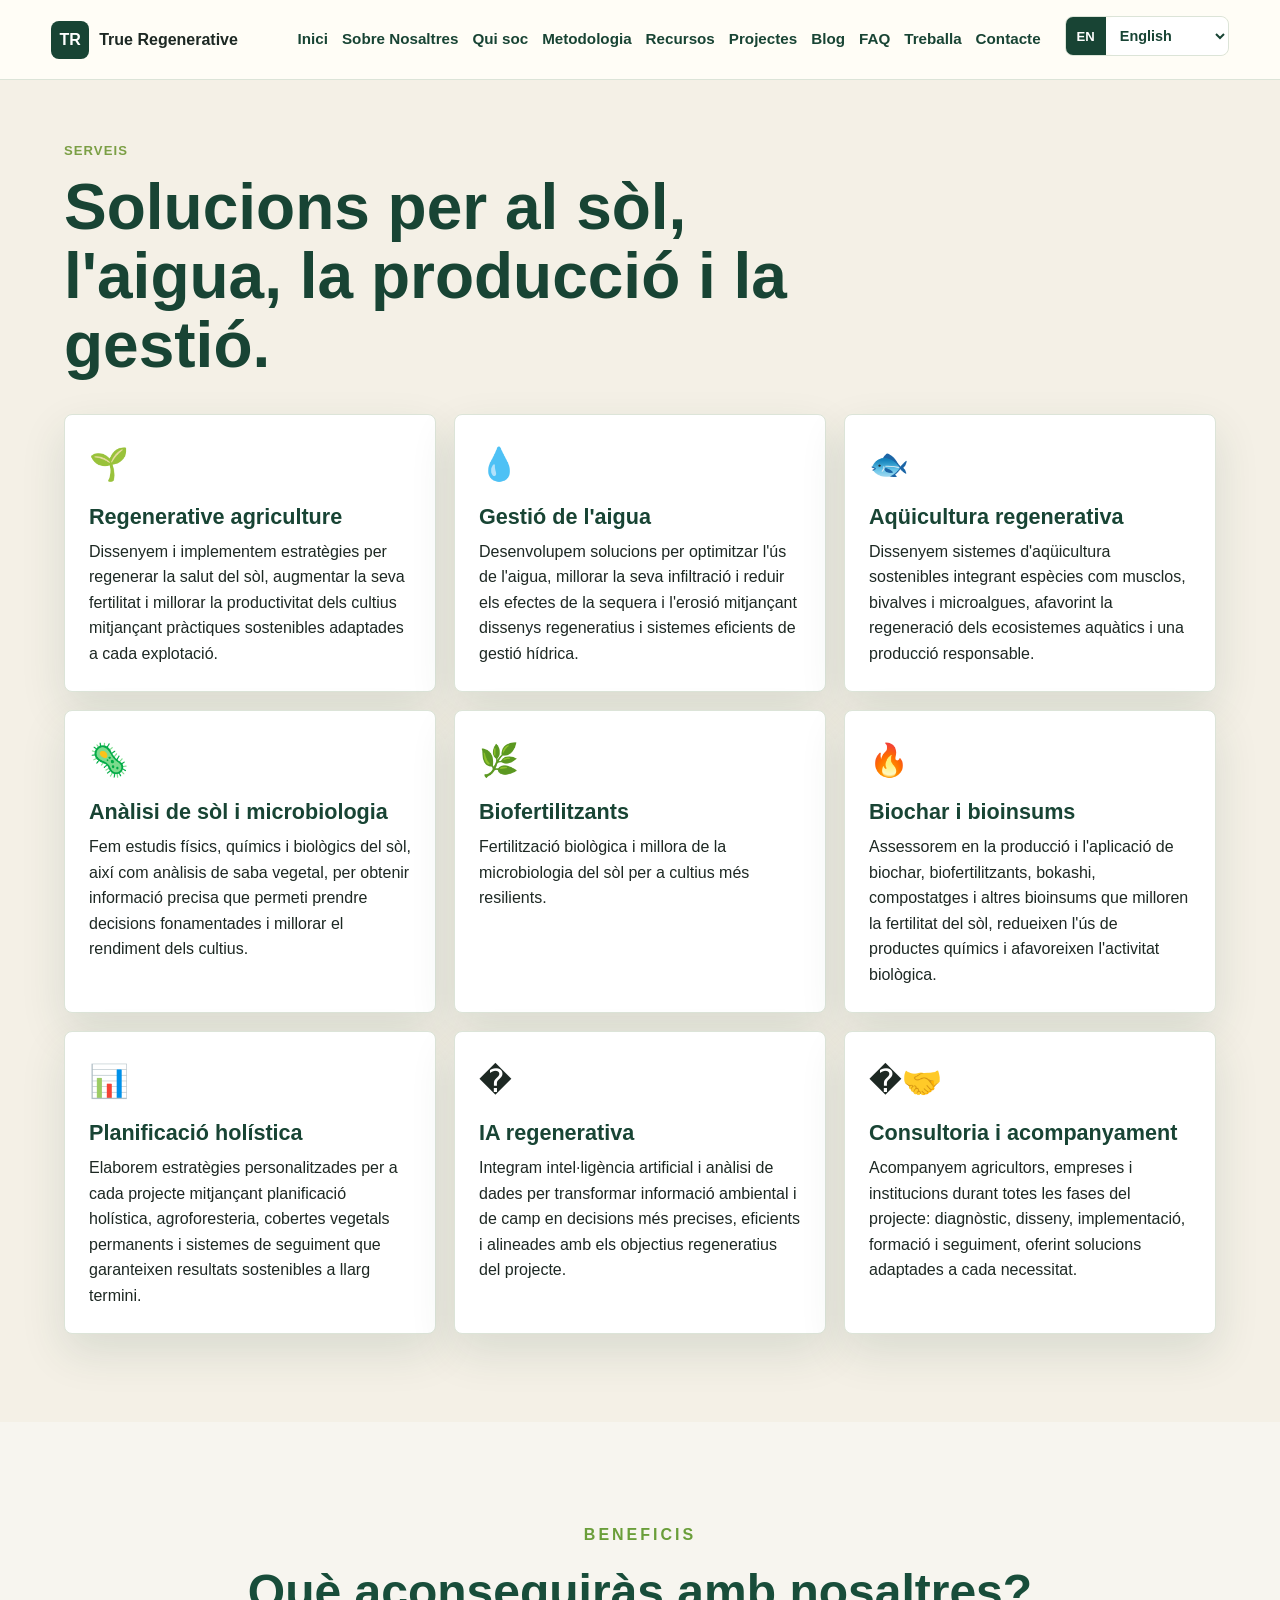
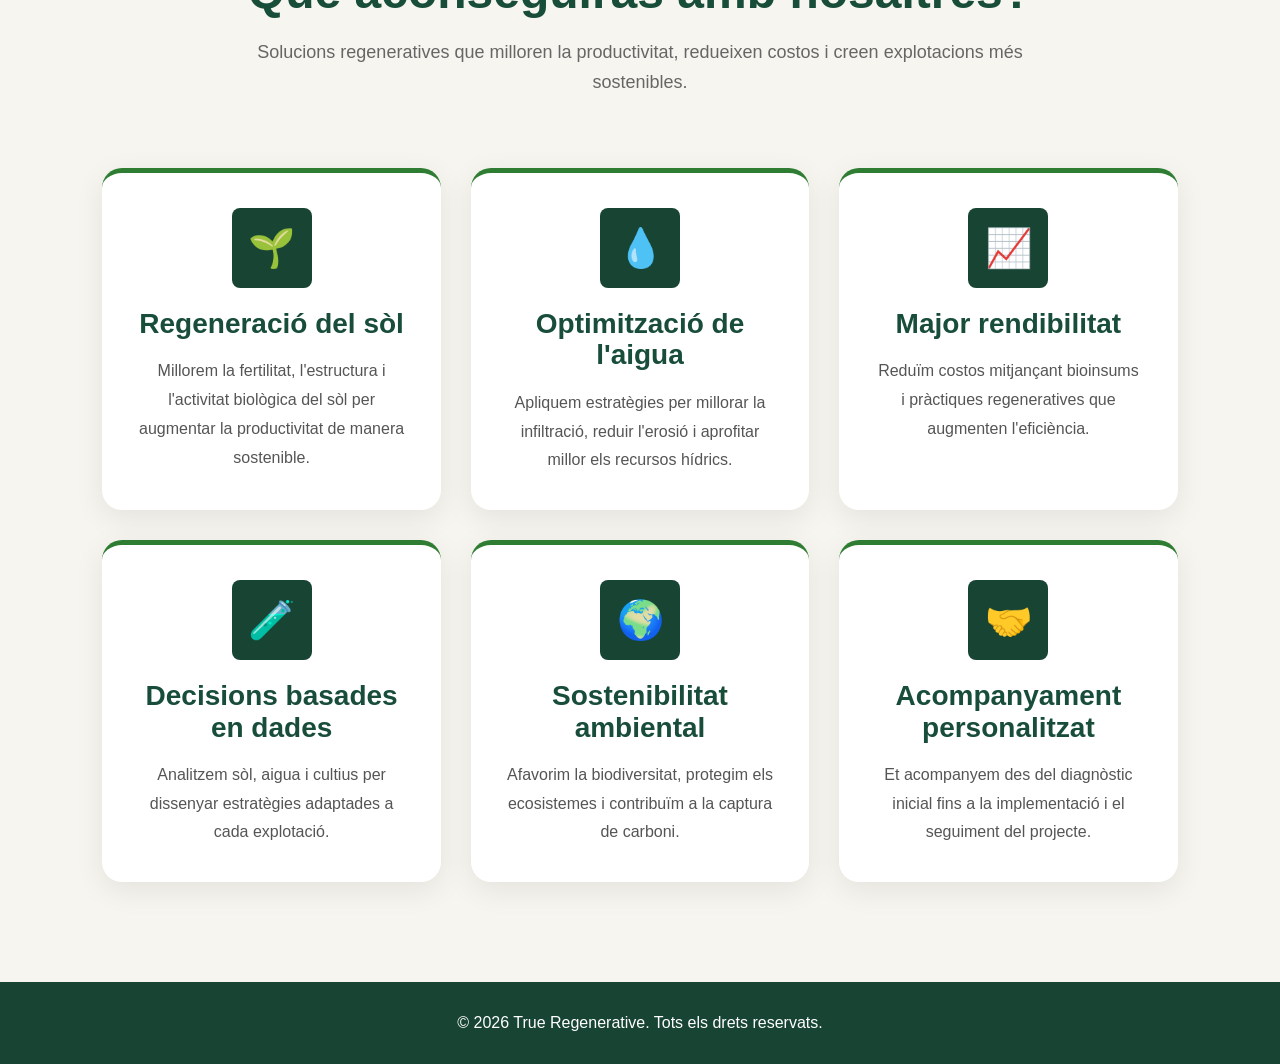
<file: servicios.html>
<!DOCTYPE html>
<html lang="ca">
<head>
    <meta charset="UTF-8">
    <meta name="viewport" content="width=device-width, initial-scale=1.0">
    <meta name="description" content="Serveis de True Regenerative: agricultura regenerativa, regeneració de l'aigua, aqüicultura, microalgues, biofertilitzants, biochar i gestió holística.">
    <title>Serveis | True Regenerative</title>
    <link rel="stylesheet" href="css/styles.css">
</head>
<body>
    <header class="site-header">
        <a class="brand" href="index.html" aria-label="True Regenerative">
            <span class="brand-mark">TR</span>
            <span>True Regenerative</span>
        </a>
        <button class="menu-toggle" type="button" aria-label="Obrir menú" aria-expanded="false">☰</button>
        <nav class="main-nav" aria-label="Menú principal">
            <a href="index.html">Inici</a>
            <a href="sobre-nosotros.html">Sobre Nosaltres</a>
            <a href="quien-soy.html">Qui soc</a>
            <a href="metodologia.html">Metodologia</a>
             <a href="recursos.html">Recursos</a>
            <a href="proyectos.html">Projectes</a>
            <a href="blog.html">Blog</a>
            <a href="preguntas.html">FAQ</a>
            <a href="trabaja-con-nosotros.html">Treballa</a>
            <a href="contacto.html">Contacte</a>
        </nav>
    </header>

    <main>
        <section class="section page-section services-section">
            <div class="section-heading">
                <p class="eyebrow">Serveis</p>
                <h1>Solucions per al sòl, l'aigua, la producció i la gestió.</h1>
            </div>
            <div class="services-grid">
                <article class="service-card"><span class="icon">🌱</span><h2>Agricultura regenerativa</h2><p>Dissenyem i implementem estratègies per regenerar la salut del sòl, augmentar la seva fertilitat i millorar la productivitat dels cultius mitjançant pràctiques sostenibles adaptades a cada explotació.</p></article>
                <article class="service-card"><span class="icon">💧</span><h2>Gestió de l'aigua</h2><p>Desenvolupem solucions per optimitzar l'ús de l'aigua, millorar la seva infiltració i reduir els efectes de la sequera i l'erosió mitjançant dissenys regeneratius i sistemes eficients de gestió hídrica.</p></article>
                <article class="service-card"><span class="icon">🐟</span><h2>Aqüicultura regenerativa</h2><p>Dissenyem sistemes d'aqüicultura sostenibles integrant espècies com musclos, bivalves i microalgues, afavorint la regeneració dels ecosistemes aquàtics i una producció responsable.</p></article>
                <article class="service-card"><span class="icon">🦠</span><h2>Anàlisi de sòl i microbiologia</h2><p>Fem estudis físics, químics i biològics del sòl, així com anàlisis de saba vegetal, per obtenir informació precisa que permeti prendre decisions fonamentades i millorar el rendiment dels cultius.</p></article>
                <article class="service-card"><span class="icon">🌿</span><h2>Biofertilitzants</h2><p>Fertilització biològica i millora de la microbiologia del sòl per a cultius més resilients.</p></article>
                <article class="service-card"><span class="icon">🔥</span><h2>Biochar i bioinsums</h2><p>Assessorem en la producció i l'aplicació de biochar, biofertilitzants, bokashi, compostatges i altres bioinsums que milloren la fertilitat del sòl, redueixen l'ús de productes químics i afavoreixen l'activitat biològica.</p></article>
                <article class="service-card"><span class="icon">📊</span><h2>Planificació holística</h2><p>Elaborem estratègies personalitzades per a cada projecte mitjançant planificació holística, agroforesteria, cobertes vegetals permanents i sistemes de seguiment que garanteixen resultats sostenibles a llarg termini.</p></article>
                <article class="service-card"><span class="icon">�</span><h2>IA regenerativa</h2><p>Integram intel·ligència artificial i anàlisi de dades per transformar informació ambiental i de camp en decisions més precises, eficients i alineades amb els objectius regeneratius del projecte.</p></article>
                <article class="service-card"><span class="icon">�🤝</span><h2>Consultoria i acompanyament</h2><p>Acompanyem agricultors, empreses i institucions durant totes les fases del projecte: diagnòstic, disseny, implementació, formació i seguiment, oferint solucions adaptades a cada necessitat.</p></article>
            </div>
        </section>

        <section class="benefits">
            <div class="benefits-header">
                <span class="section-tag">BENEFICIS</span>
                <h2>Què aconseguiràs amb nosaltres?</h2>
                <p>Solucions regeneratives que milloren la productivitat, redueixen costos i creen explotacions més sostenibles.</p>
            </div>

            <div class="benefits-grid">
                <article class="benefit-card">
                    <div class="benefit-icon">🌱</div>
                    <h3>Regeneració del sòl</h3>
                    <p>Millorem la fertilitat, l'estructura i l'activitat biològica del sòl per augmentar la productivitat de manera sostenible.</p>
                </article>

                <article class="benefit-card">
                    <div class="benefit-icon">💧</div>
                    <h3>Optimització de l'aigua</h3>
                    <p>Apliquem estratègies per millorar la infiltració, reduir l'erosió i aprofitar millor els recursos hídrics.</p>
                </article>

                <article class="benefit-card">
                    <div class="benefit-icon">📈</div>
                    <h3>Major rendibilitat</h3>
                    <p>Reduïm costos mitjançant bioinsums i pràctiques regeneratives que augmenten l'eficiència.</p>
                </article>

                <article class="benefit-card">
                    <div class="benefit-icon">🧪</div>
                    <h3>Decisions basades en dades</h3>
                    <p>Analitzem sòl, aigua i cultius per dissenyar estratègies adaptades a cada explotació.</p>
                </article>

                <article class="benefit-card">
                    <div class="benefit-icon">🌍</div>
                    <h3>Sostenibilitat ambiental</h3>
                    <p>Afavorim la biodiversitat, protegim els ecosistemes i contribuïm a la captura de carboni.</p>
                </article>

                <article class="benefit-card">
                    <div class="benefit-icon">🤝</div>
                    <h3>Acompanyament personalitzat</h3>
                    <p>Et acompanyem des del diagnòstic inicial fins a la implementació i el seguiment del projecte.</p>
                </article>
            </div>
        </section>
    </main>

    <footer class="site-footer">
        <p>&copy; 2026 True Regenerative. Tots els drets reservats.</p>
    </footer>

    <script src="js/main.js"></script>
    <script src="js/i18n.js"></script>
</body>
</html>
</file>
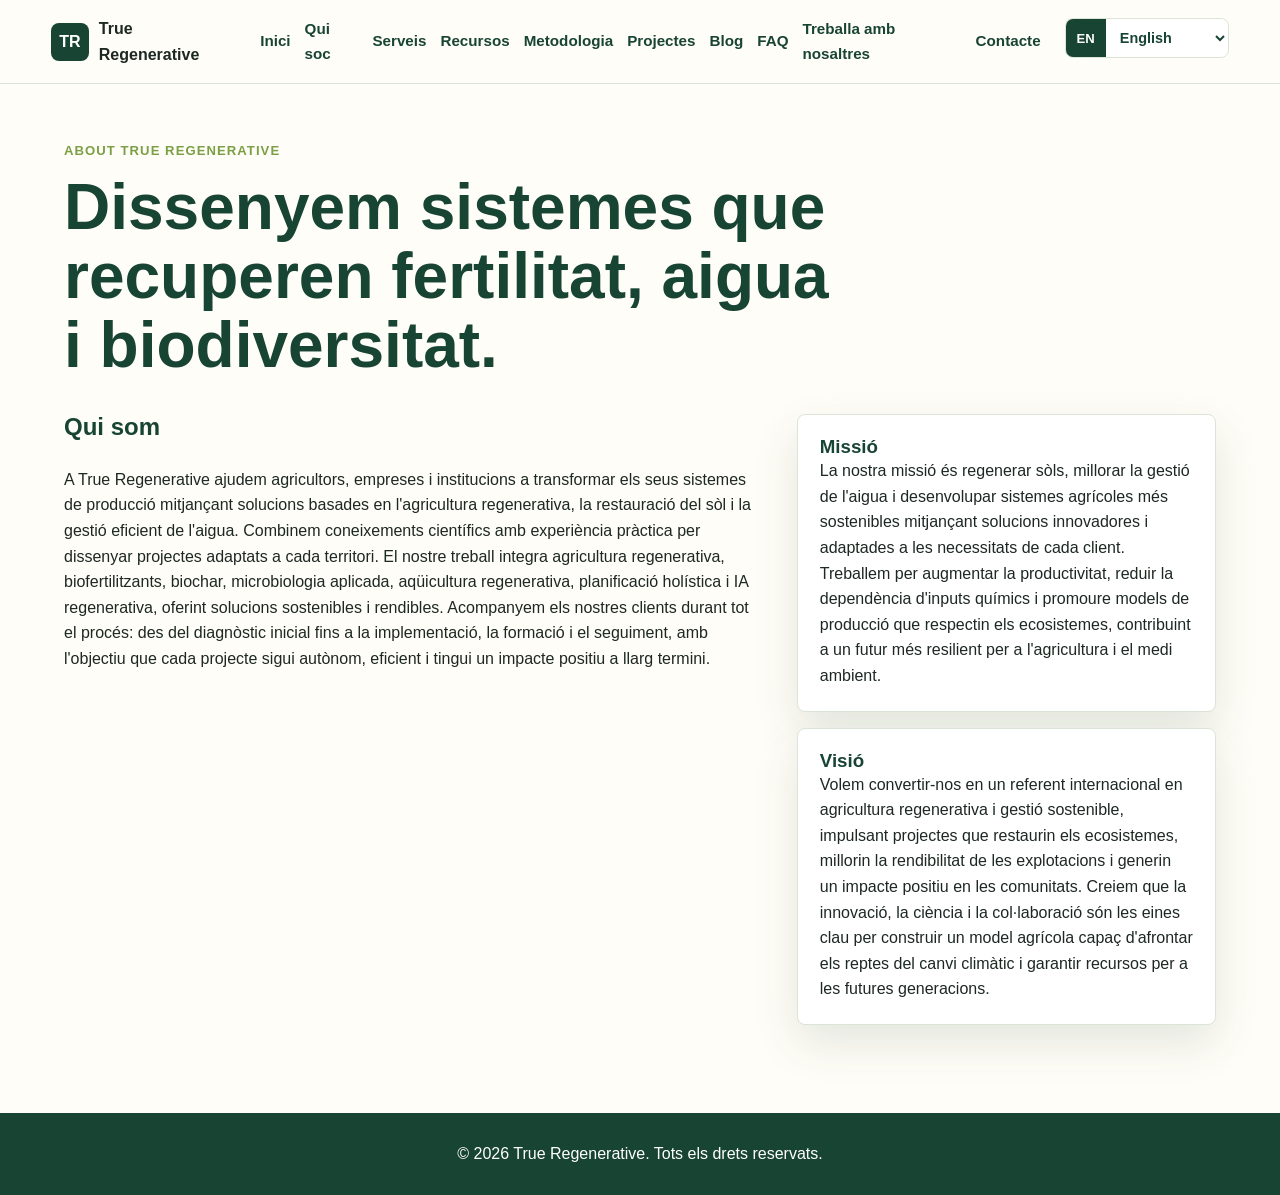
<file: sobre-nosotros.html>
<!DOCTYPE html>
<html lang="ca">
<head>
    <meta charset="UTF-8">
    <meta name="viewport" content="width=device-width, initial-scale=1.0">
    <meta name="description" content="Coneix True Regenerative, consultoria especialitzada en agricultura regenerativa, aigua, aqüicultura, biofertilitzants, biochar i gestió holística.">
    <title>Sobre Nosaltres | True Regenerative</title>
    <link rel="stylesheet" href="css/styles.css">
</head>
<body>
    <header class="site-header">
        <a class="brand" href="index.html" aria-label="True Regenerative">
            <span class="brand-mark">TR</span>
            <span>True Regenerative</span>
        </a>
        <button class="menu-toggle" type="button" aria-label="Obrir menú" aria-expanded="false">☰</button>
        <nav class="main-nav" aria-label="Menú principal">
            <a href="index.html">Inici</a>
            <a href="quien-soy.html">Qui soc</a>
            <a href="servicios.html">Serveis</a>
             <a href="recursos.html">Recursos</a>
            <a href="metodologia.html">Metodologia</a>
            <a href="proyectos.html">Projectes</a>
            <a href="blog.html">Blog</a>
            <a href="preguntas.html">FAQ</a>
            <a href="trabaja-con-nosotros.html">Treballa amb nosaltres</a>
            <a href="contacto.html">Contacte</a>
        </nav>
    </header>

    <main>
        <section class="section page-section about-section">
            <div class="section-heading">
                <p class="eyebrow">Sobre True Regenerative</p>
                <h1>Dissenyem sistemes que recuperen fertilitat, aigua i biodiversitat.</h1>
            </div>
            <div class="about-grid">
                <div class="about-copy">
                    <h2>Qui som</h2>
                    <br>
                    <p>A True Regenerative ajudem agricultors, empreses i institucions a transformar els seus sistemes de producció mitjançant solucions basades en l'agricultura regenerativa, la restauració del sòl i la gestió eficient de l'aigua.

                    Combinem coneixements científics amb experiència pràctica per dissenyar projectes adaptats a cada territori. El nostre treball integra agricultura regenerativa, biofertilitzants, biochar, microbiologia aplicada, aqüicultura regenerativa, planificació holística i IA regenerativa, oferint solucions sostenibles i rendibles.

                    Acompanyem els nostres clients durant tot el procés: des del diagnòstic inicial fins a la implementació, la formació i el seguiment, amb l'objectiu que cada projecte sigui autònom, eficient i tingui un impacte positiu a llarg termini.</p>
                </div>
                <div class="mission-cards stacked">
                    <article>
                        <h3>Missió</h3>
                        <p>La nostra missió és regenerar sòls, millorar la gestió de l'aigua i desenvolupar sistemes agrícoles més sostenibles mitjançant solucions innovadores i adaptades a les necessitats de cada client.

                        Treballem per augmentar la productivitat, reduir la dependència d'inputs químics i promoure models de producció que respectin els ecosistemes, contribuint a un futur més resilient per a l'agricultura i el medi ambient.</p>
                    </article>
                    <article>
                        <h3>Visió</h3>
                        <p>Volem convertir-nos en un referent internacional en agricultura regenerativa i gestió sostenible, impulsant projectes que restaurin els ecosistemes, millorin la rendibilitat de les explotacions i generin un impacte positiu en les comunitats.

                        Creiem que la innovació, la ciència i la col·laboració són les eines clau per construir un model agrícola capaç d'afrontar els reptes del canvi climàtic i garantir recursos per a les futures generacions.</p>
                    </article>
                </div>
            </div>
        </section>
    </main>

    <footer class="site-footer">
        <p>&copy; 2026 True Regenerative. Tots els drets reservats.</p>
    </footer>

    <script src="js/main.js"></script>
    <script src="js/i18n.js"></script>
</body>
</html>
</file>
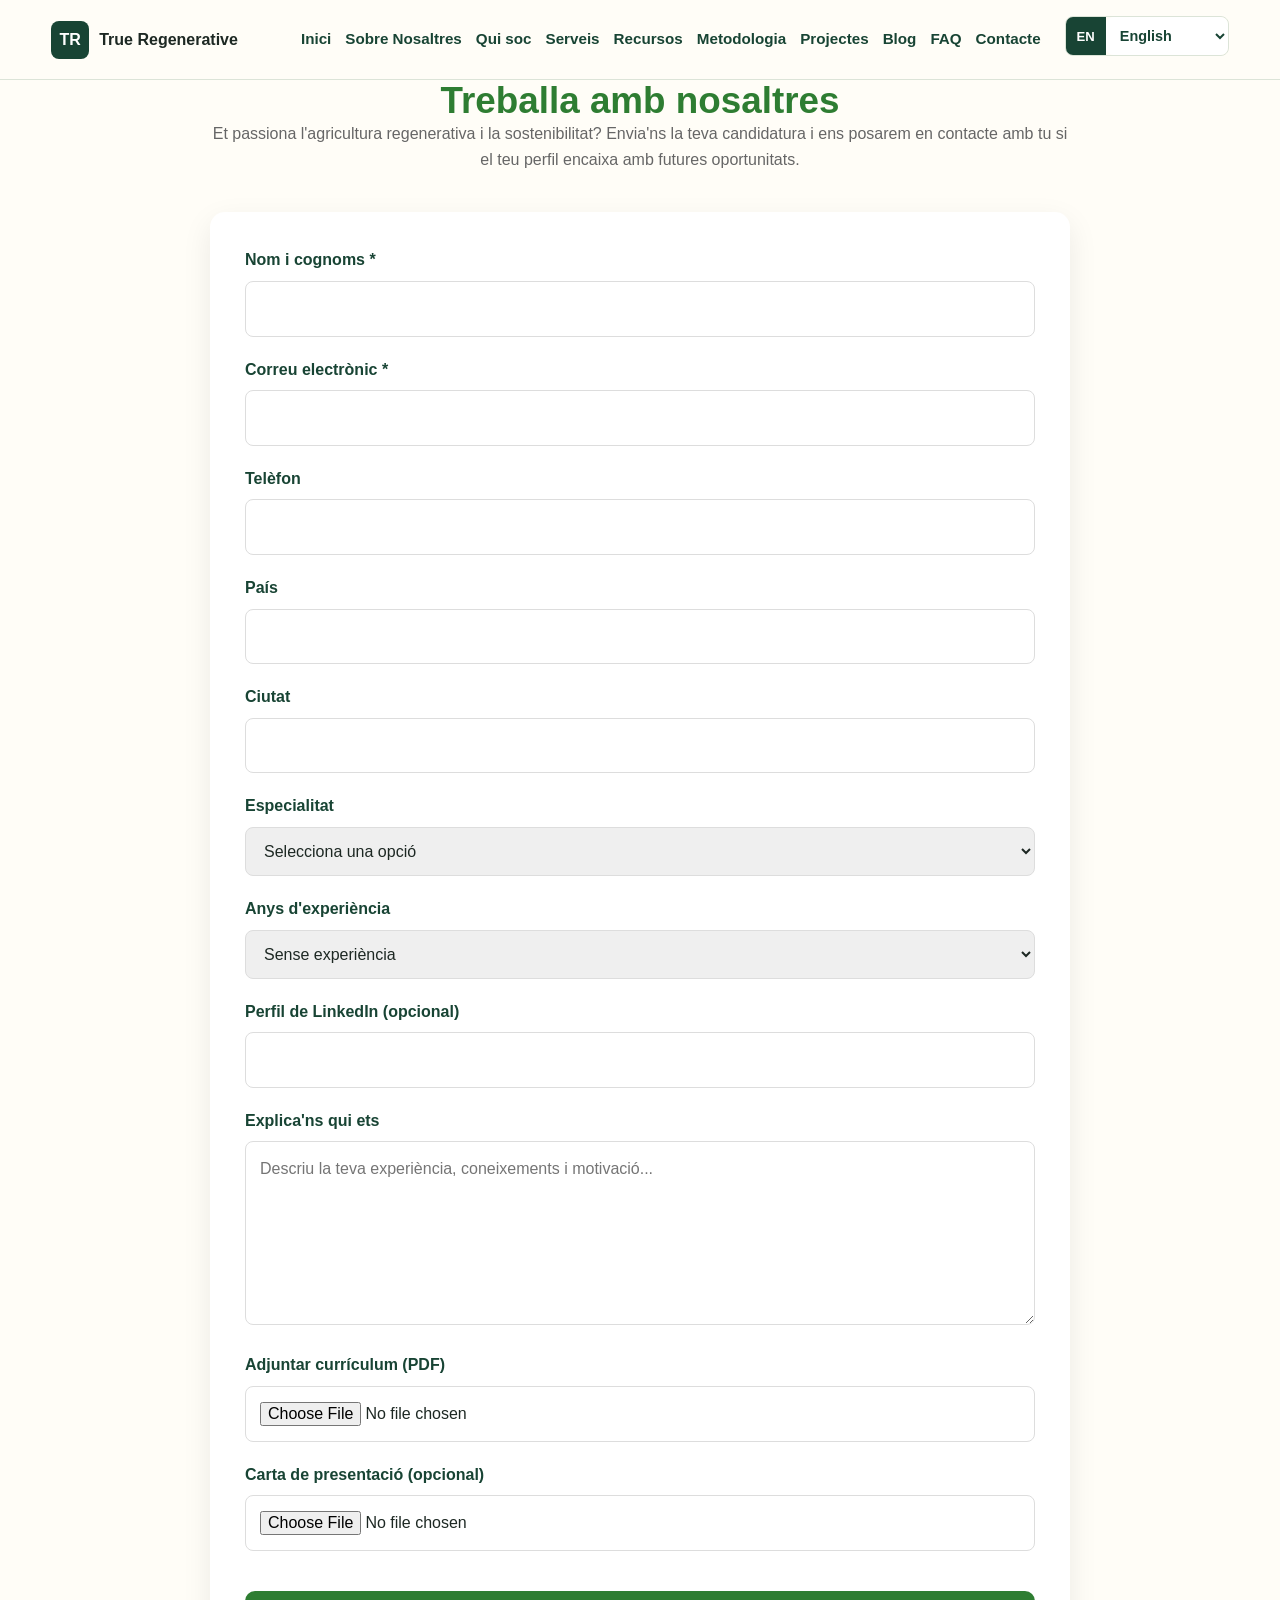
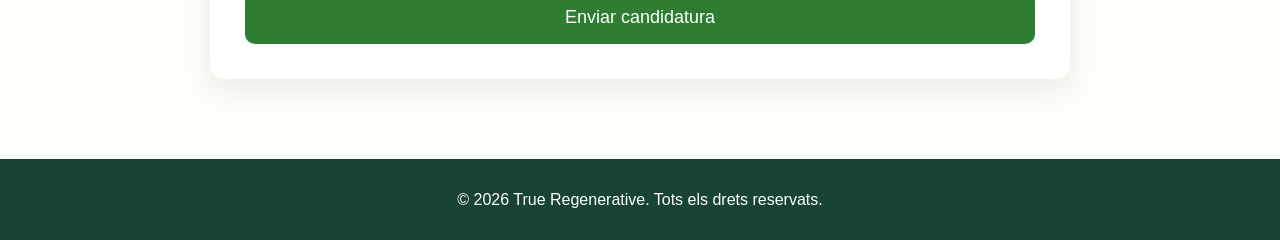
<file: trabaja-con-nosotros.html>
<!DOCTYPE html>
<html lang="ca">
<head>
    <meta charset="UTF-8">
    <meta name="viewport" content="width=device-width, initial-scale=1.0">
    <meta name="description" content="Treballa amb True Regenerative i envia la teva candidatura en agricultura regenerativa, aigua, biochar, microalgues i sostenibilitat.">
    <title>Treballa amb nosaltres | True Regenerative</title>
    <link rel="stylesheet" href="css/styles.css">
</head>
<body>
    <header class="site-header">
        <a class="brand" href="index.html" aria-label="True Regenerative">
            <span class="brand-mark">TR</span>
            <span>True Regenerative</span>
        </a>
        <button class="menu-toggle" type="button" aria-label="Obrir menú" aria-expanded="false">☰</button>
        <nav class="main-nav" aria-label="Menú principal">
            <a href="index.html">Inici</a>
            <a href="sobre-nosotros.html">Sobre Nosaltres</a>
            <a href="quien-soy.html">Qui soc</a>
            <a href="servicios.html">Serveis</a>
             <a href="recursos.html">Recursos</a>
            <a href="metodologia.html">Metodologia</a>
            <a href="proyectos.html">Projectes</a>
            <a href="blog.html">Blog</a>
            <a href="preguntas.html">FAQ</a>
            <a href="contacto.html">Contacte</a>
        </nav>
    </header>

    <main>
        <section id="trabaja" class="trabaja-nosotros page-section">
            <div class="titulo">
                <h1>Treballa amb nosaltres</h1>
                <p>Et passiona l'agricultura regenerativa i la sostenibilitat? Envia'ns la teva candidatura i ens posarem en contacte amb tu si el teu perfil encaixa amb futures oportunitats.</p>
            </div>

            <form action="procesar_candidato.php" method="POST" enctype="multipart/form-data">
                <div class="grupo">
                    <label for="candidato_nombre">Nom i cognoms *</label>
                    <input id="candidato_nombre" type="text" name="nombre" required>
                </div>

                <div class="grupo">
                    <label for="candidato_email">Correu electrònic *</label>
                    <input id="candidato_email" type="email" name="email" required>
                </div>

                <div class="grupo">
                    <label for="candidato_telefono">Telèfon</label>
                    <input id="candidato_telefono" type="tel" name="telefono">
                </div>

                <div class="grupo">
                    <label for="candidato_pais">País</label>
                    <input id="candidato_pais" type="text" name="pais">
                </div>

                <div class="grupo">
                    <label for="candidato_ciudad">Ciutat</label>
                    <input id="candidato_ciudad" type="text" name="ciutat">
                </div>

                <div class="grupo">
                    <label for="especialidad">Especialitat</label>
                    <select id="especialidad" name="especialidad">
                        <option value="">Selecciona una opció</option>
                        <option>Enginyeria agronòmica</option>
                        <option>Agricultura regenerativa</option>
                        <option>Gestió de l'aigua</option>
                        <option>Biochar</option>
                        <option>Microalgues</option>
                        <option>Biofertilitzants</option>
                        <option>Aqüicultura</option>
                        <option>Consultoria ambiental</option>
                        <option>Investigació</option>
                        <option>Altres</option>
                    </select>
                </div>

                <div class="grupo">
                    <label for="experiencia">Anys d'experiència</label>
                    <select id="experiencia" name="experiencia">
                        <option>Sense experiència</option>
                        <option>1 - 3 anys</option>
                        <option>4 - 6 anys</option>
                        <option>7 - 10 anys</option>
                        <option>Més de 10 anys</option>
                    </select>
                </div>

                <div class="grupo">
                    <label for="linkedin">Perfil de LinkedIn (opcional)</label>
                    <input id="linkedin" type="url" name="linkedin">
                </div>

                <div class="grupo">
                    <label for="candidato_descripcion">Explica'ns qui ets</label>
                    <textarea id="candidato_descripcion" name="descripcion" rows="6" placeholder="Descriu la teva experiència, coneixements i motivació..."></textarea>
                </div>

                <div class="grupo">
                    <label for="cv">Adjuntar currículum (PDF)</label>
                    <input id="cv" type="file" name="cv" accept=".pdf,application/pdf">
                </div>

                <div class="grupo">
                    <label for="carta">Carta de presentació (opcional)</label>
                    <input id="carta" type="file" name="carta" accept=".pdf,application/pdf">
                </div>

                <p class="form-note" aria-live="polite"></p>
                <button type="submit">Enviar candidatura</button>
            </form>
        </section>
    </main>

    <footer class="site-footer">
        <p>&copy; 2026 True Regenerative. Tots els drets reservats.</p>
    </footer>

    <script src="js/main.js"></script>
    <script src="js/i18n.js"></script>
</body>
</html>
</file>
<file: css/styles.css>
:root {
    --forest: #184434;
    --leaf: #2f7d4f;
    --moss: #7b9f45;
    --water: #2f7d86;
    --soil: #5b4632;
    --sand: #f4f0e6;
    --cream: #fffdf7;
    --ink: #1d2823;
    --muted: #627168;
    --line: #dce4d8;
    --shadow: 0 18px 45px rgba(24, 68, 52, 0.12);
}

* {
    box-sizing: border-box;
    margin: 0;
    padding: 0;
}

html {
    scroll-behavior: smooth;
}

body {
    background: var(--cream);
    color: var(--ink);
    font-family: Arial, Helvetica, sans-serif;
    line-height: 1.6;
}

img,
svg {
    max-width: 100%;
}

a {
    color: inherit;
    text-decoration: none;
}

.site-header {
    align-items: center;
    background: rgba(255, 253, 247, 0.94);
    border-bottom: 1px solid var(--line);
    display: flex;
    gap: 24px;
    justify-content: flex-start;
    left: 0;
    padding: 16px clamp(18px, 4vw, 56px);
    position: fixed;
    right: 0;
    top: 0;
    z-index: 20;
}

.brand {
    align-items: center;
    display: flex;
    font-weight: 800;
    gap: 10px;
    letter-spacing: 0;
}

.brand-mark {
    align-items: center;
    background: var(--forest);
    border-radius: 8px;
    color: #fff;
    display: inline-flex;
    height: 38px;
    justify-content: center;
    width: 38px;
}

.main-nav {
    align-items: center;
    display: flex;
    gap: 14px;
    font-size: 0.95rem;
    font-weight: 700;
    margin-left: auto;
}

.main-nav a {
    color: var(--forest);
}

.main-nav a:hover {
    color: var(--leaf);
}

.menu-toggle {
    background: transparent;
    border: 1px solid var(--line);
    border-radius: 8px;
    color: var(--forest);
    cursor: pointer;
    display: none;
    font-size: 1.4rem;
    height: 42px;
    width: 42px;
}

.language-switcher {
    align-items: center;
    border: 1px solid var(--line);
    border-radius: 8px;
    display: inline-flex;
    flex: 0 0 auto;
    overflow: hidden;
}

.language-switcher span {
    align-items: center;
    background: var(--forest);
    color: #fff;
    display: inline-flex;
    font-size: 0.82rem;
    font-weight: 900;
    min-height: 38px;
    padding: 0 11px;
}

.language-switcher select {
    background: #fff;
    border: 0;
    color: var(--forest);
    cursor: pointer;
    font: inherit;
    font-size: 0.9rem;
    font-weight: 900;
    min-height: 38px;
    min-width: 122px;
    padding: 0 10px;
}

.language-switcher select:focus {
    box-shadow: none;
    outline: 0;
}

.hero {
    align-items: center;
    background:
        linear-gradient(rgba(15, 42, 32, 0.54), rgba(15, 42, 32, 0.62)),
        url("../img/hero-regenerative.png");
    background-position: center;
    background-size: cover;
    color: #fff;
    display: flex;
    min-height: 760px;
    padding: 140px clamp(20px, 6vw, 84px) 90px;
    position: relative;
}

.hero-content {
    max-width: 850px;
    position: relative;
    z-index: 1;
}

.eyebrow {
    color: var(--moss);
    font-size: 0.82rem;
    font-weight: 800;
    letter-spacing: 0.08em;
    margin-bottom: 12px;
    text-transform: uppercase;
}

.hero .eyebrow {
    color: #dcebbd;
}

h1,
h2,
h3 {
    color: var(--forest);
    line-height: 1.12;
}

.hero h1 {
    color: #fff;
    font-size: clamp(2.4rem, 6vw, 5.4rem);
    max-width: 980px;
}

.hero-subtitle {
    color: #eef5e5;
    font-size: clamp(1.1rem, 2vw, 1.35rem);
    margin: 24px 0 34px;
    max-width: 740px;
}

.hero-actions {
    display: flex;
    flex-wrap: wrap;
    gap: 14px;
}

.button {
    align-items: center;
    border: 0;
    border-radius: 8px;
    cursor: pointer;
    display: inline-flex;
    font-weight: 800;
    justify-content: center;
    min-height: 48px;
    padding: 12px 22px;
    transition: transform 0.2s ease, box-shadow 0.2s ease, background 0.2s ease;
}

.button:hover {
    transform: translateY(-2px);
}

.button.primary {
    background: var(--leaf);
    color: #fff;
    box-shadow: 0 10px 24px rgba(47, 125, 79, 0.28);
}

.button.secondary {
    background: #fff;
    color: var(--forest);
}

.section {
    padding: 88px clamp(20px, 5vw, 72px);
}

.page-section {
    padding-top: 140px;
}

.section-heading {
    margin-bottom: 34px;
    max-width: 780px;
}

.section-heading h1 {
    color: var(--forest);
    font-size: clamp(2.2rem, 5vw, 4.2rem);
    line-height: 1.08;
}

.section-heading h2 {
    font-size: clamp(2rem, 4vw, 3.4rem);
}

.about-grid,
.who-grid,
.contact-grid {
    display: grid;
    gap: 34px;
    grid-template-columns: minmax(0, 1.25fr) minmax(300px, 0.75fr);
}

.about-copy p + p {
    margin-top: 14px;
}

.mission-cards {
    display: grid;
    gap: 16px;
    grid-template-columns: repeat(2, minmax(0, 1fr));
    margin-top: 28px;
}

.mission-cards.stacked {
    align-self: start;
    grid-template-columns: 1fr;
    margin-top: 0;
}

.mission-cards article,
.service-card,
.project-card,
.blog-grid article,
blockquote,
.contact-form,
.contact-info {
    background: #fff;
    border: 1px solid var(--line);
    border-radius: 8px;
    box-shadow: var(--shadow);
}

.mission-cards article {
    padding: 22px;
}

.founder-card {
    align-self: start;
    background: var(--sand);
    border-radius: 8px;
    overflow: hidden;
}

.founder-photo {
    aspect-ratio: 4 / 3;
    background: url("../img/fundador-true-regenerative.png") center top / cover;
}

.founder-photo.large {
    border-radius: 8px;
    min-height: 520px;
}

.who-section {
    background: #fff;
}

.who-grid {
    align-items: center;
    grid-template-columns: minmax(280px, 0.85fr) minmax(0, 1.15fr);
}

.who-copy {
    background: var(--sand);
    border-radius: 8px;
    padding: clamp(26px, 4vw, 48px);
}

.who-copy h3 {
    font-size: clamp(1.7rem, 3vw, 2.4rem);
    margin: 8px 0 18px;
}

.who-copy p + p {
    margin-top: 14px;
}

.expertise-list {
    display: grid;
    gap: 10px;
    list-style: none;
    margin: 16px 0 20px;
}

.expertise-list li {
    background: #fff;
    border-left: 4px solid var(--leaf);
    border-radius: 8px;
    color: var(--ink);
    font-weight: 700;
    padding: 12px 14px;
}

.founder-card > div:last-child {
    padding: 24px;
}

.tag {
    color: var(--leaf);
    font-weight: 800;
    text-transform: uppercase;
}

.services-section,
.method-section,
.blog-section {
    background: var(--sand);
}

.method-hero {
    display: grid;
    gap: 24px;
    grid-template-columns: minmax(0, 1.2fr) minmax(280px, 0.8fr);
    align-items: start;
    margin-bottom: 28px;
}

.method-intro {
    font-size: 1.08rem;
    line-height: 1.8;
    max-width: 720px;
    color: var(--ink);
}

.method-highlight {
    background: linear-gradient(135deg, var(--forest), #2f7d4f);
    color: #fff;
    border-radius: 12px;
    padding: 24px;
    box-shadow: var(--shadow);
}

.method-highlight h2 {
    color: #fff;
    font-size: 1.45rem;
    margin-bottom: 14px;
}

.method-points {
    display: grid;
    gap: 10px;
    list-style: none;
    margin: 0 0 18px;
    padding: 0;
}

.method-points li {
    background: rgba(255,255,255,0.14);
    border-radius: 8px;
    padding: 10px 12px;
    font-weight: 700;
}

.method-callout {
    background: #fff;
    border-left: 5px solid var(--leaf);
    border-radius: 8px;
    box-shadow: var(--shadow);
    margin-bottom: 22px;
    padding: 18px 22px;
}

.method-callout p {
    margin: 0;
    font-size: 1.02rem;
    line-height: 1.7;
}

.services-grid {
    display: grid;
    gap: 18px;
    grid-template-columns: repeat(3, minmax(0, 1fr));
}

.resources-section {
    background: var(--sand);
}

.resources-grid {
    display: grid;
    gap: 18px;
    grid-template-columns: repeat(3, minmax(0, 1fr));
    margin-bottom: 24px;
}

.resource-card {
    background: #fff;
    border: 1px solid var(--line);
    border-radius: 8px;
    box-shadow: var(--shadow);
    padding: 24px;
}

.resource-tag {
    color: var(--leaf);
    font-size: 0.82rem;
    font-weight: 800;
    letter-spacing: 0.08em;
    margin-bottom: 10px;
    text-transform: uppercase;
}

.resource-list {
    display: grid;
    gap: 8px;
    list-style: none;
    margin: 14px 0 0;
    padding: 0;
}

.resource-list li {
    color: var(--ink);
    padding-left: 16px;
    position: relative;
}

.resource-list li::before {
    color: var(--leaf);
    content: "•";
    left: 0;
    position: absolute;
}

.resource-panel {
    background: linear-gradient(135deg, var(--forest), #2f7d4f);
    border-radius: 12px;
    box-shadow: var(--shadow);
    color: #fff;
    padding: 24px;
}

.resource-panel h2 {
    color: #fff;
    margin-bottom: 10px;
}

.service-card {
    padding: 24px;
}

.service-card .icon {
    display: block;
    font-size: 2rem;
    margin-bottom: 14px;
}

.service-card h3 {
    margin-bottom: 10px;
}

.service-card h2 {
    font-size: 1.35rem;
    margin-bottom: 10px;
}

.text-link {
    color: var(--leaf);
    display: inline-block;
    font-weight: 900;
    margin-top: 18px;
}

.text-link:hover {
    color: var(--forest);
}

.benefits-grid {
    display: grid;
    gap: 14px;
    grid-template-columns: repeat(3, minmax(0, 1fr));
}

.benefits-grid div {
    align-items: center;
    background: var(--forest);
    border-radius: 8px;
    color: #fff;
    display: flex;
    font-weight: 800;
    gap: 12px;
    min-height: 74px;
    padding: 18px;
}

.benefits-grid span {
    font-size: 1.6rem;
}

.timeline {
    counter-reset: step;
    display: grid;
    gap: 16px;
    list-style: none;
}

.timeline li {
    background: #fff;
    border-left: 5px solid var(--leaf);
    border-radius: 8px;
    display: grid;
    gap: 8px;
    grid-template-columns: 70px 1fr;
    padding: 22px;
}

.timeline span {
    color: var(--moss);
    font-size: 1.4rem;
    font-weight: 900;
    grid-row: span 2;
}

.projects-grid,
.testimonial-grid {
    display: grid;
    gap: 22px;
    grid-template-columns: repeat(2, minmax(0, 1fr));
}

.project-card {
    overflow: hidden;
}

.before-after {
    display: grid;
    grid-template-columns: 1fr 1fr;
    min-height: 250px;
}

.before-after div {
    align-items: end;
    color: #fff;
    display: flex;
    font-weight: 900;
    padding: 18px;
}

.before {
    background: linear-gradient(145deg, #8a7258, #4a3a2d);
}

.after {
    background: linear-gradient(145deg, #73a94f, #1f6f45);
}

.before-after.water .before {
    background: linear-gradient(145deg, #716a55, #31484a);
}

.before-after.water .after {
    background: linear-gradient(145deg, #5bb6bd, #2f7d86);
}

.project-body {
    padding: 24px;
}

.project-body p {
    margin-top: 8px;
}

.blog-grid {
    display: grid;
    gap: 18px;
    grid-template-columns: repeat(5, minmax(0, 1fr));
}

.blog-grid article {
    min-height: 210px;
    padding: 22px;
}

.blog-grid p {
    color: var(--leaf);
    font-size: 0.85rem;
    font-weight: 900;
    margin-bottom: 16px;
    text-transform: uppercase;
}

blockquote {
    font-size: 1.15rem;
    padding: 28px;
}

cite {
    color: var(--leaf);
    display: block;
    font-size: 0.95rem;
    font-style: normal;
    font-weight: 800;
    margin-top: 18px;
}

.contact-form {
    display: grid;
    gap: 18px;
    grid-template-columns: repeat(2, minmax(0, 1fr));
    padding: 28px;
}

.form-row.full,
.button.full,
.form-note {
    grid-column: 1 / -1;
}

label {
    color: var(--forest);
    display: block;
    font-weight: 800;
    margin-bottom: 7px;
}

input,
select,
textarea {
    border: 1px solid #cbd8cb;
    border-radius: 8px;
    color: var(--ink);
    font: inherit;
    padding: 13px 14px;
    width: 100%;
}

input:focus,
select:focus,
textarea:focus {
    border-color: var(--leaf);
    box-shadow: 0 0 0 3px rgba(47, 125, 79, 0.14);
    outline: 0;
}

textarea {
    min-height: 130px;
    resize: vertical;
}

.form-note {
    color: var(--leaf);
    font-weight: 700;
}

.contact-info {
    align-self: start;
    padding: 24px;
}

.map-placeholder {
    align-items: center;
    background:
        linear-gradient(90deg, rgba(255,255,255,0.2) 1px, transparent 1px),
        linear-gradient(rgba(255,255,255,0.2) 1px, transparent 1px),
        linear-gradient(145deg, var(--water), var(--leaf));
    background-size: 38px 38px, 38px 38px, auto;
    border-radius: 8px;
    color: #fff;
    display: flex;
    font-size: 1.4rem;
    font-weight: 900;
    justify-content: center;
    margin-bottom: 22px;
    min-height: 260px;
}

.contact-info h3,
.contact-info p + p {
    margin-top: 12px;
}

.site-footer {
    background: var(--forest);
    color: #fff;
    padding: 28px;
    text-align: center;
}

.site-notice {
    border-radius: 8px;
    bottom: 22px;
    box-shadow: var(--shadow);
    color: #fff;
    font-weight: 800;
    left: 50%;
    max-width: min(92vw, 560px);
    padding: 14px 18px;
    position: fixed;
    transform: translateX(-50%);
    z-index: 30;
}

.site-notice.success {
    background: var(--leaf);
}

.site-notice.error {
    background: #b64235;
}

.trabaja-nosotros{

    max-width:900px;
    margin:auto;
    padding:80px 20px;

}

.trabaja-nosotros h1,
.trabaja-nosotros h2{

    text-align:center;
    font-size:2.3rem;
    color:#2E7D32;

}

.trabaja-nosotros p{

    text-align:center;
    color:#666;
    margin-bottom:40px;

}

.trabaja-nosotros form{

    background:#fff;
    padding:35px;
    border-radius:15px;
    box-shadow:0 10px 30px rgba(0,0,0,.08);

}

.grupo{

    margin-bottom:20px;

}

.grupo label{

    display:block;
    margin-bottom:8px;
    font-weight:600;

}

.grupo input,
.grupo select,
.grupo textarea{

    width:100%;
    padding:14px;
    border:1px solid #ddd;
    border-radius:8px;
    font-size:16px;

}

.grupo textarea{

    resize:vertical;

}

.trabaja-nosotros button{

    width:100%;
    padding:16px;
    border:none;
    border-radius:10px;
    background:#2E7D32;
    color:white;
    font-size:18px;
    cursor:pointer;

}

.trabaja-nosotros button:hover{

    background:#256428;

}

.benefits{

    padding:100px 8%;
    background:#F7F5EF;

}

.benefits-header{

    text-align:center;
    max-width:850px;
    margin:0 auto 70px;

}

.section-tag{

    color:#6A9E3A;
    font-weight:700;
    letter-spacing:3px;
    text-transform:uppercase;

}

.benefits-header h2{

    font-size:48px;
    color:#184D3A;
    margin:18px 0;

}

.benefits-header p{

    color:#666;
    font-size:18px;
    line-height:1.7;

}

/* GRID */

.benefits-grid{

    display:grid;
    grid-template-columns:repeat(3,1fr);
    gap:30px;

}

/* TARJETA */

.benefit-card{

    background:#fff;

    padding:35px;

    border-radius:20px;

    text-align:center;

    box-shadow:0 8px 30px rgba(0,0,0,.08);

    transition:.35s;

    border-top:5px solid #2E7D32;

}

.benefit-card:hover{

    transform:translateY(-10px);

    box-shadow:0 18px 40px rgba(0,0,0,.15);

}

/* ICONO */

.benefit-icon{

    width:80px;
    height:80px;

    margin:auto;

    border-radius:50%;

    background:#EAF4E5;

    display:flex;

    justify-content:center;

    align-items:center;

    font-size:38px;

    margin-bottom:20px;

    transition:.3s;

}

.benefit-card:hover .benefit-icon{

    background:#2E7D32;

    transform:rotate(10deg) scale(1.08);

}

/* TITULO */

.benefit-card h3{

    font-size:28px;

    color:#184D3A;

    margin-bottom:18px;

}

/* TEXTO */

.benefit-card p{

    color:#555;

    line-height:1.8;

    font-size:16px;

}

.faq-section{

    padding:100px 8%;
    background:#F7F5EF;

}

.faq-header{

    text-align:center;
    max-width:800px;
    margin:auto auto 60px;

}

.faq-header .eyebrow{

    color:#6A9E3A;
    font-weight:700;
    text-transform:uppercase;
    letter-spacing:2px;

}

.faq-header h2{

    font-size:48px;
    color:#184D3A;
    margin:15px 0;

}

.faq-header p{

    color:#666;
    line-height:1.8;

}

.faq{

    max-width:900px;
    margin:auto;

}

.faq-item{

    background:white;

    border-radius:15px;

    margin-bottom:18px;

    overflow:hidden;

    box-shadow:0 10px 25px rgba(0,0,0,.08);

}

.faq-question{

    width:100%;

    border:none;

    background:white;

    padding:22px 30px;

    display:flex;

    justify-content:space-between;

    align-items:center;

    cursor:pointer;

    font-size:20px;

    font-weight:600;

    color:#184D3A;

}

.faq-question span{

    font-size:32px;

    color:#2E7D32;

    transition:.3s;

}

.faq-answer{

    max-height:0;

    overflow:hidden;

    transition:max-height .4s ease;

    padding:0 30px;

}

.faq-answer p{

    color:#666;

    line-height:1.8;

    padding-bottom:25px;

}

.faq-item.active .faq-answer{

    max-height:300px;

}

.faq-question:hover{

    background:#F4F8F2;

}

/* RESPONSIVE */

@media(max-width:1100px){

    .benefits-grid{

        grid-template-columns:repeat(2,1fr);

    }

}

@media (max-width: 1040px) {
    .services-grid,
    .benefits-grid {
        grid-template-columns: repeat(2, minmax(0, 1fr));
    }

    .blog-grid {
        grid-template-columns: repeat(2, minmax(0, 1fr));
    }
}

@media (max-width: 820px) {
    .menu-toggle {
        display: inline-flex;
        align-items: center;
        justify-content: center;
    }

    .main-nav {
        background: var(--cream);
        border-bottom: 1px solid var(--line);
        display: none;
        flex-direction: column;
        left: 0;
        padding: 18px;
        position: absolute;
        right: 0;
        top: 71px;
    }

    .language-switcher {
        margin-left: auto;
    }

    .main-nav.open {
        display: flex;
    }

    .hero {
        min-height: 680px;
    }

    .about-grid,
    .who-grid,
    .contact-grid,
    .projects-grid,
    .testimonial-grid {
        grid-template-columns: 1fr;
    }

    .founder-photo.large {
        min-height: 420px;
    }
}

@media (max-width: 640px) {
    .site-header {
        padding: 12px 16px;
    }

    .brand span:last-child {
        display: none;
    }

    .section {
        padding: 64px 18px;
    }

    .mission-cards,
    .services-grid,
    .benefits-grid,
    .blog-grid,
    .resources-grid,
    .contact-form {
        grid-template-columns: 1fr;
    }

    .form-row.full,
    .button.full,
    .form-note {
        grid-column: auto;
    }

    .method-hero {
        grid-template-columns: 1fr;
    }

    .timeline li {
        grid-template-columns: 1fr;
    }

    .timeline span {
        grid-row: auto;
    }
}
</file>
